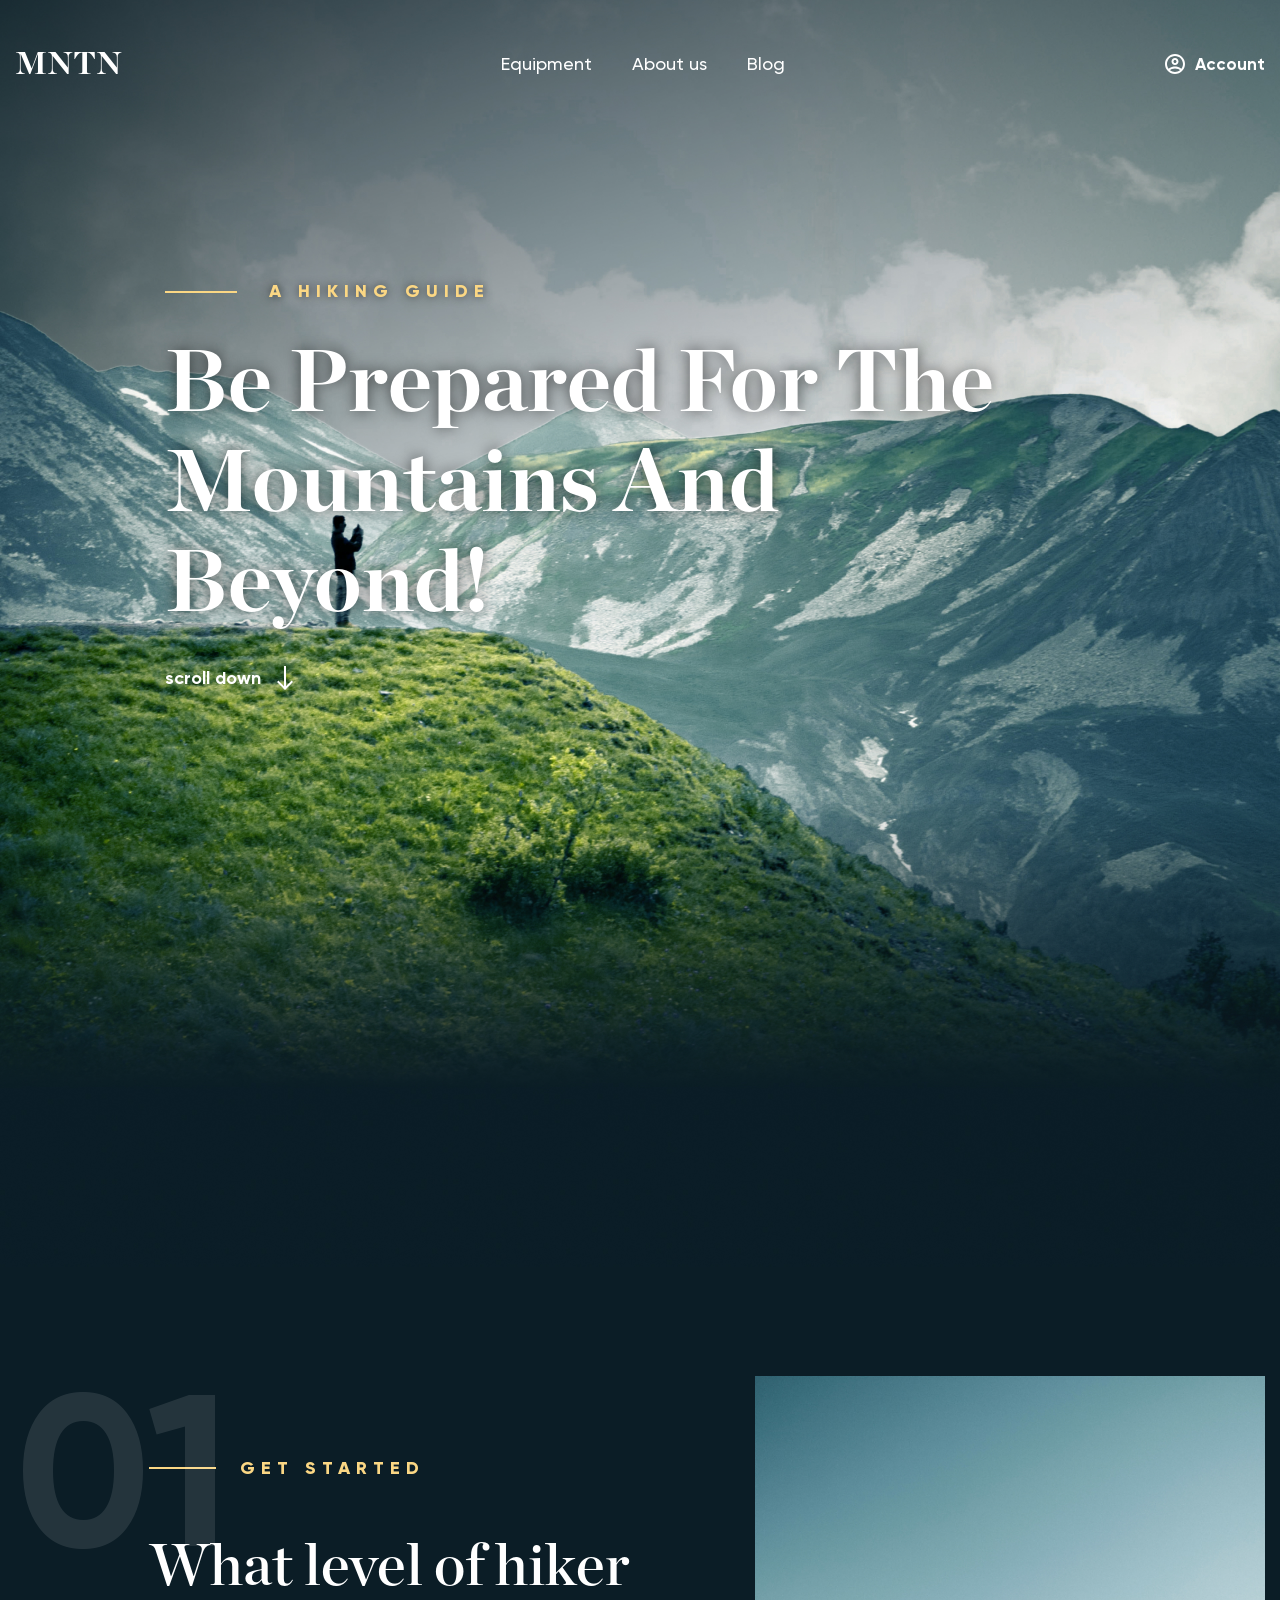
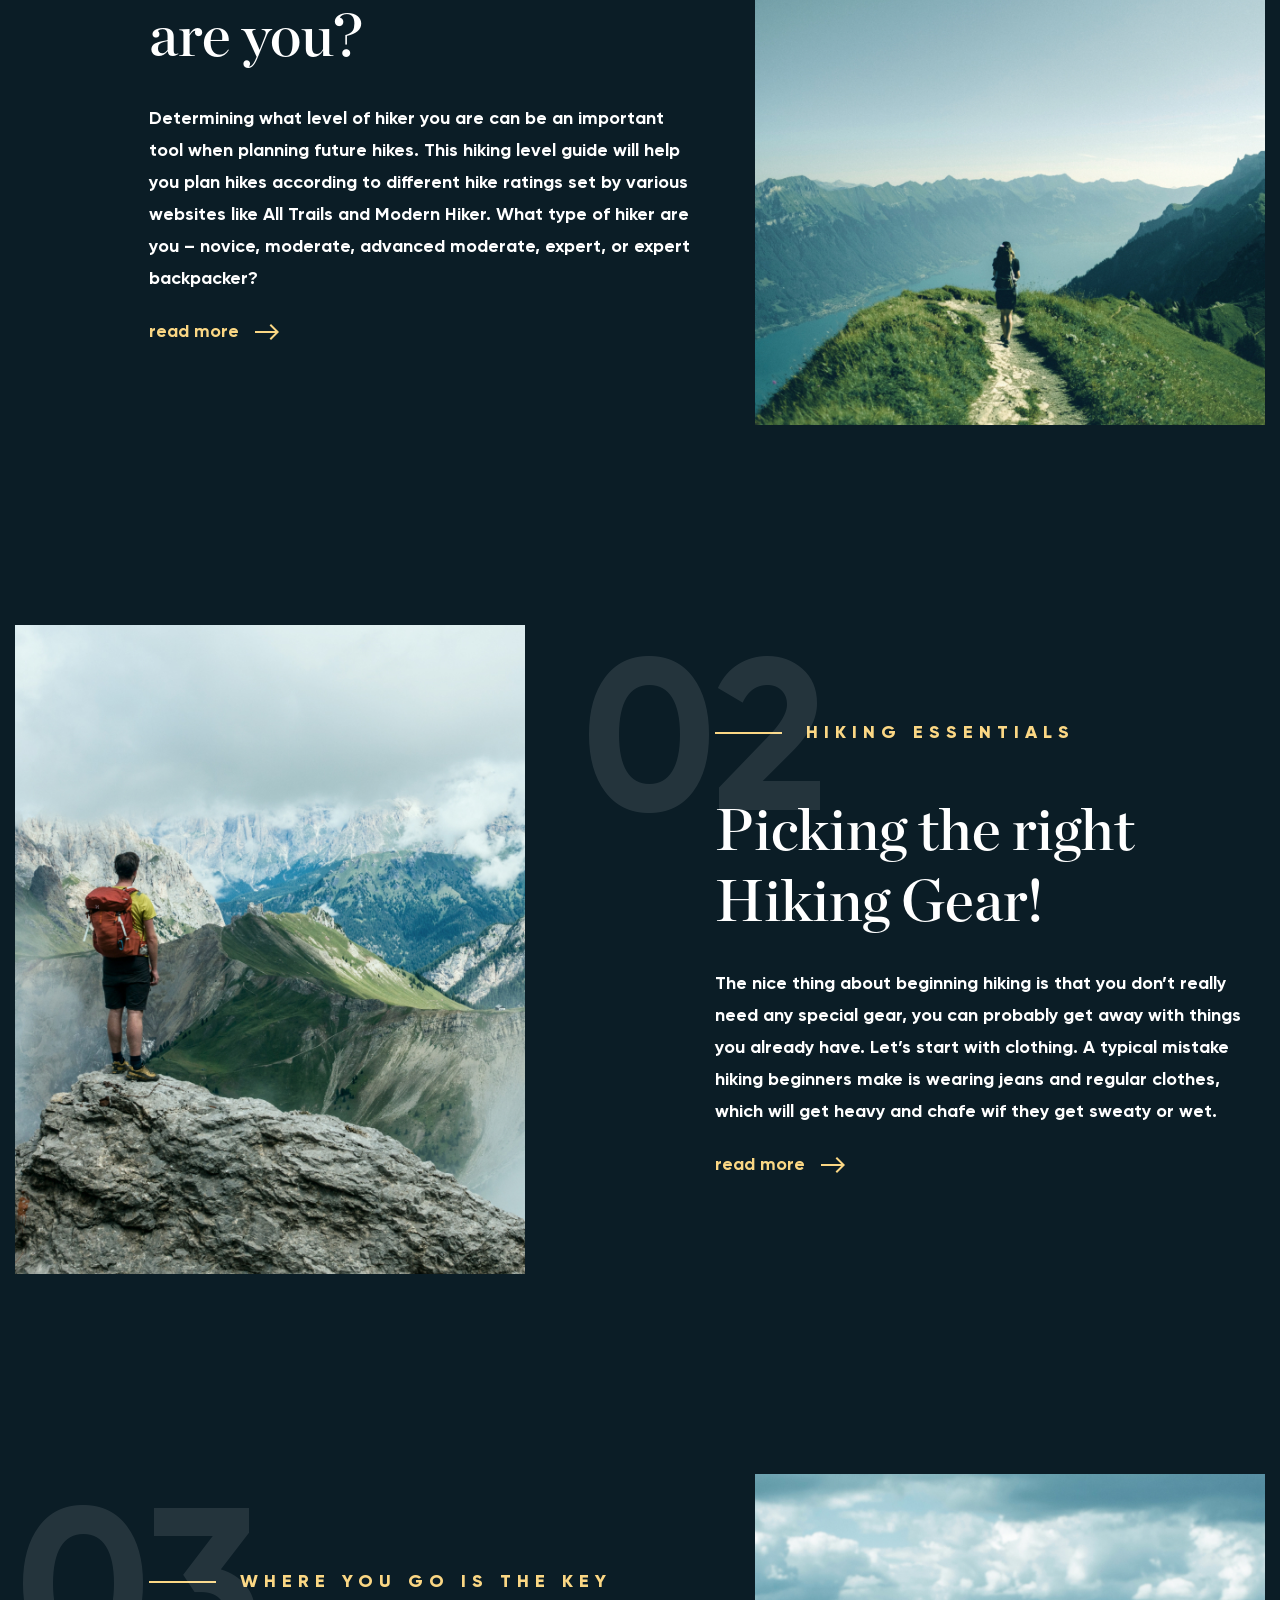
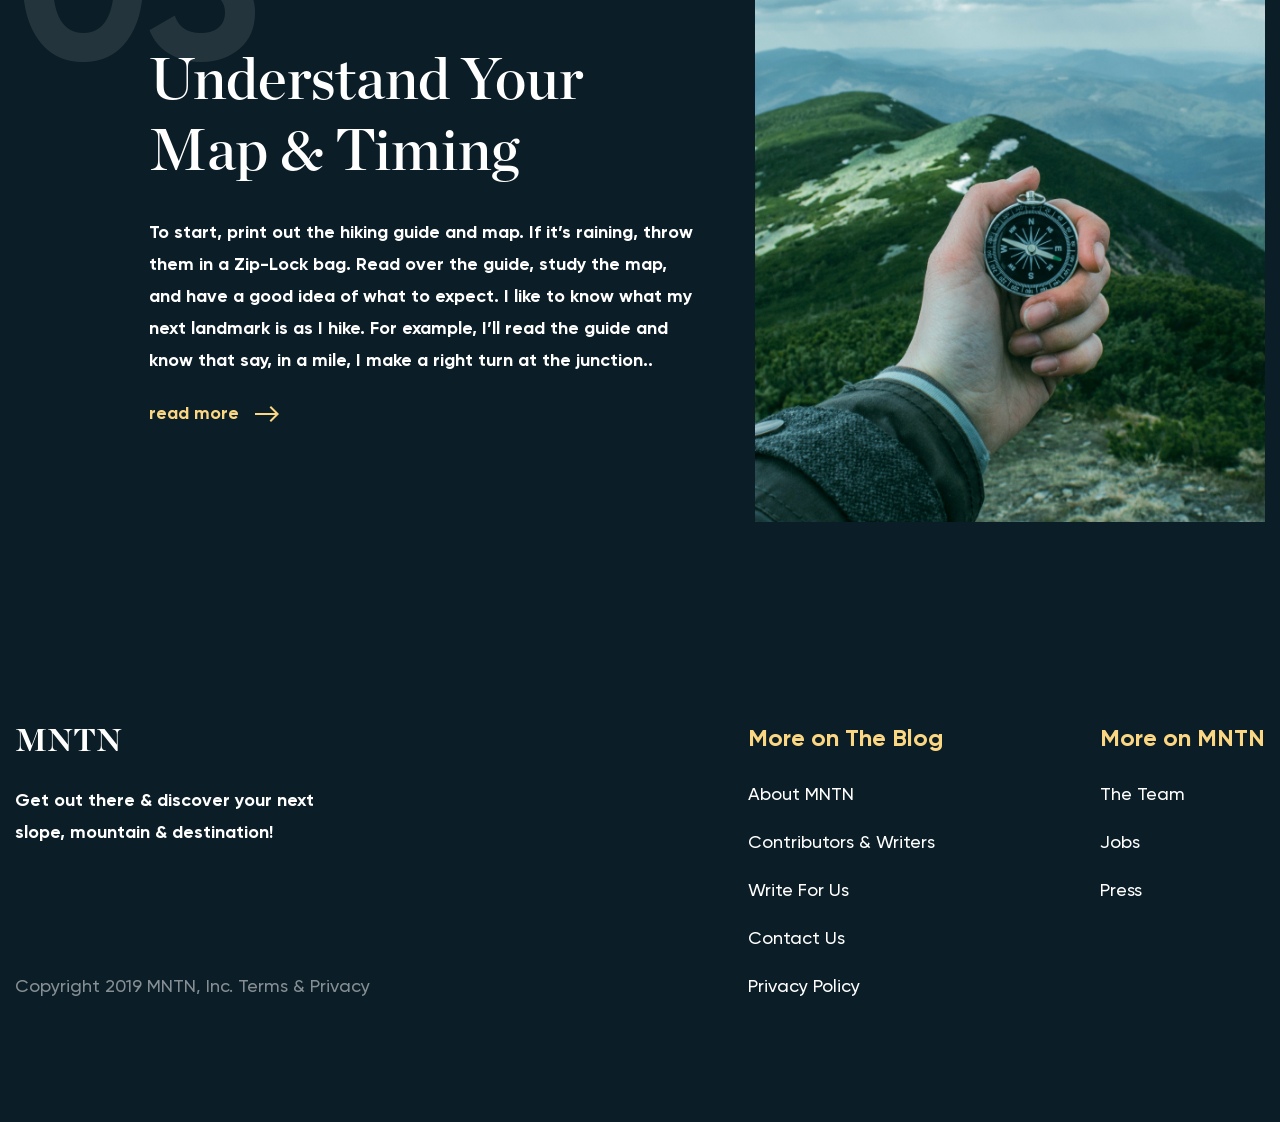
<file: index.html>
<!DOCTYPE html>
<html lang="en">
<head>
    <meta charset="UTF-8">
    <meta name="viewport" content="width=device-width, initial-scale=1.0">
    <title>MNTN</title>
    <link rel="stylesheet" href="./css/main.css">
    <link rel="stylesheet" href="./fonts/gilroy/stylesheet.css">
    <link rel="stylesheet" href="./fonts/ChronicleDisplay/stylesheet.css">
</head>
<body>
    <header class="header ">
        <div class="container-wide">
            <div class="nav-wrapper">
                <div class="logo">MNTN</div>

                <ul class="nav">
                    <li class="nav-list"><a href="#!" class="nav-link">Equipment</a></li>
                    <li class="nav-list"><a href="#!" class="nav-link">About us</a></li>
                    <li class="nav-list"><a href="#!" class="nav-link">Blog</a></li>
                </ul>
                
                <a href="#!" class="account">
                    <svg class="account-svg" width="24" height="24" viewBox="0 0 24 24" fill="none" xmlns="http://www.w3.org/2000/svg">
                        <path fill-rule="evenodd" clip-rule="evenodd" d="M12 2C6.48 2 2 6.48 2 12C2 17.52 6.48 22 12 22C17.52 22 22 17.52 22 12C22 6.48 17.52 2 12 2ZM7.07 18.28C7.5 17.38 10.12 16.5 12 16.5C13.88 16.5 16.51 17.38 16.93 18.28C15.57 19.36 13.86 20 12 20C10.14 20 8.43 19.36 7.07 18.28ZM18.36 16.83C16.93 15.09 13.46 14.5 12 14.5C10.54 14.5 7.07 15.09 5.64 16.83C4.62 15.49 4 13.82 4 12C4 7.59 7.59 4 12 4C16.41 4 20 7.59 20 12C20 13.82 19.38 15.49 18.36 16.83ZM12 6C10.06 6 8.5 7.56 8.5 9.5C8.5 11.44 10.06 13 12 13C13.94 13 15.5 11.44 15.5 9.5C15.5 7.56 13.94 6 12 6ZM12 11C11.17 11 10.5 10.33 10.5 9.5C10.5 8.67 11.17 8 12 8C12.83 8 13.5 8.67 13.5 9.5C13.5 10.33 12.83 11 12 11Z" />
                    </svg>

                    Account
                </a>

                <button class="mobile-nav-button">
                    <span class="mobile-nav-button__icon"></span>
                </button>
            </div>

            <a href="#!" class="hero ">
        
                <div class="header-category category">A Hiking guide</div>
                <h1 class="hero-title">Be prepared for the Mountains and beyond!</h1>

                <div class="hero-scroll">
                    <p >scroll down</p>

                    <svg class="hero-svg" width="16" height="24" viewBox="0 0 16 24" xmlns="http://www.w3.org/2000/svg">
                        <path d="M16 16L14.59 14.59L9 20.17V0H7V20.17L1.42 14.58L0 16L8 24L16 16Z" />
                    </svg>

                </div>
                
            </a>

        </div>
    </header>

    <div class="mobile-nav-fade"></div>
    <!-- Блок мобильной навигации -->
    <div class="mobile-nav">
        <div class="mobile-wrapper">

            <!-- <div class="mobile__divider"></div> -->

            <ul class="mobile-nav-list">
                <li class="nav-list"><a href="#!" class="nav-link">Equipment</a></li>
                <li class="nav-list"><a href="#!" class="nav-link">About us</a></li>
                <li class="nav-list"><a href="#!" class="nav-link">Blog</a></li>
            </ul>

            <div class="">
                <a href="#!" class="account mobile-account">
                    <svg class="account-svg" width="24" height="24" viewBox="0 0 24 24" fill="none" xmlns="http://www.w3.org/2000/svg">
                        <path fill-rule="evenodd" clip-rule="evenodd" d="M12 2C6.48 2 2 6.48 2 12C2 17.52 6.48 22 12 22C17.52 22 22 17.52 22 12C22 6.48 17.52 2 12 2ZM7.07 18.28C7.5 17.38 10.12 16.5 12 16.5C13.88 16.5 16.51 17.38 16.93 18.28C15.57 19.36 13.86 20 12 20C10.14 20 8.43 19.36 7.07 18.28ZM18.36 16.83C16.93 15.09 13.46 14.5 12 14.5C10.54 14.5 7.07 15.09 5.64 16.83C4.62 15.49 4 13.82 4 12C4 7.59 7.59 4 12 4C16.41 4 20 7.59 20 12C20 13.82 19.38 15.49 18.36 16.83ZM12 6C10.06 6 8.5 7.56 8.5 9.5C8.5 11.44 10.06 13 12 13C13.94 13 15.5 11.44 15.5 9.5C15.5 7.56 13.94 6 12 6ZM12 11C11.17 11 10.5 10.33 10.5 9.5C10.5 8.67 11.17 8 12 8C12.83 8 13.5 8.67 13.5 9.5C13.5 10.33 12.83 11 12 11Z" />
                    </svg>
            
                    Account
                </a>
            </div>

        </div>
    </div>
    <!--// Блок мобильной навигации -->

    <main class="">
        <div class="container">

            <!-- article 01 -->
            <article class="article" >
 
                <div class="article-content" data-number="01">

                    <div class="article-category category">GEt Started</div>
                    <h2 class="article-title title-2">What level of  hiker are you?</h2>

                    <p class="article-text">
                        Determining what level of hiker you are can be an important tool when planning future hikes. This hiking level guide will help you plan hikes according to different hike ratings set by various websites like All Trails and Modern Hiker. What type of hiker are you – novice, moderate, advanced moderate, expert, or expert backpacker? 
                    </p>

                    <a href="#!" class="article-read-more">read more
                        <img class="article-read-more-arrow" src="./img/icons/arrow_righ.svg" alt="">
                    </a>
                </div>

                <div class="article-img">
                    <img src="./img/pictures/01.jpg" alt="What level of  hiker are you?">
                </div>
            </article>

            <!-- article 02 -->
            <article class="article" >
                
                <div class="article-content" data-number="02">

                    <div class="article-category category">Hiking Essentials</div>
                    <h2 class="article-title title-2">Picking the right Hiking Gear!</h2>

                    <p class="article-text">
                        The nice thing about beginning hiking is that you don’t really need any special gear, you can probably get away with things you already have. 
                        Let’s start with clothing. A typical mistake hiking beginners make is wearing jeans and regular clothes, which will get heavy and chafe wif they get sweaty or wet.                        
                    </p>

                    <a href="#!" class="article-read-more">read more
                        <img class="article-read-more-arrow" src="./img/icons/arrow_righ.svg" alt="">
                    </a>
                </div>

                <div class="article-img">
                    <img src="./img/pictures/02.jpg" alt="What level of  hiker are you?">
                </div>

            </article>

            <!-- article 03 -->
            <article class="article" >
 
                <div class="article-content" data-number="03">

                    <div class="article-category category">where you go is the key</div>
                    <h2 class="article-title title-2">Understand Your Map & Timing</h2>

                    <p class="article-text">
                        To start, print out the hiking guide and map. If it’s raining, throw them in a Zip-Lock bag. Read over the guide, study the map, and have a good idea of what to expect. I like to know what my next landmark is as I hike. For example, I’ll read the guide and know that say, in a mile, I make a right turn at the junction..
                    </p>

                    <a href="#!" class="article-read-more">read more
                        <img class="article-read-more-arrow" src="./img/icons/arrow_righ.svg" alt="">
                    </a>
                </div>

                <div class="article-img">
                    <img src="./img/pictures/03.jpg" alt="What level of  hiker are you?">
                </div>
            </article>

        </div>

    </main>

    <footer class="footer ">
        <div class="container">

            <div class="footer-row">

                <div class="footer-copyright">
                    <div class="footer-copyright-logo">
                        <div class="logo">MNTN</div>
                    </div>

                    <p class="footer-copyright-desc">
                        Get out there & discover your next slope, mountain & destination!
                    </p>

                    <p class="footer-copyright-terms">Copyright 2019 MNTN, Inc. Terms & Privacy</p>

                </div>

                <div class="footer-nav-wrapper">
                    <div class="footer-nav">
                        <h4 class="footer-nav-title">More on The Blog</h4>
    
                        <ul class="footer-nav-list">
                            <li><a href="#!">About MNTN</a></li>
                            <li><a href="#!">Contributors & Writers</a></li>
                            <li><a href="#!">Write For Us</a></li>
                            <li><a href="#!">Contact Us</a></li>
                            <li><a href="#!">Privacy Policy</a></li>
                        </ul>
                    </div>
    
                    <div class="footer-nav">
                        <h4 class="footer-nav-title">More on MNTN</h4>
    
                        <ul class="footer-nav-list">
                            <li><a href="#!">The Team</a></li>
                            <li><a href="#!">Jobs</a></li>
                            <li><a href="#!">Press</a></li>
                        </ul>
                    </div>
                </div>

            </div>

        </div>
    </footer>

    <script src="./js/main.js"></script>

</body>
</html>
</file>
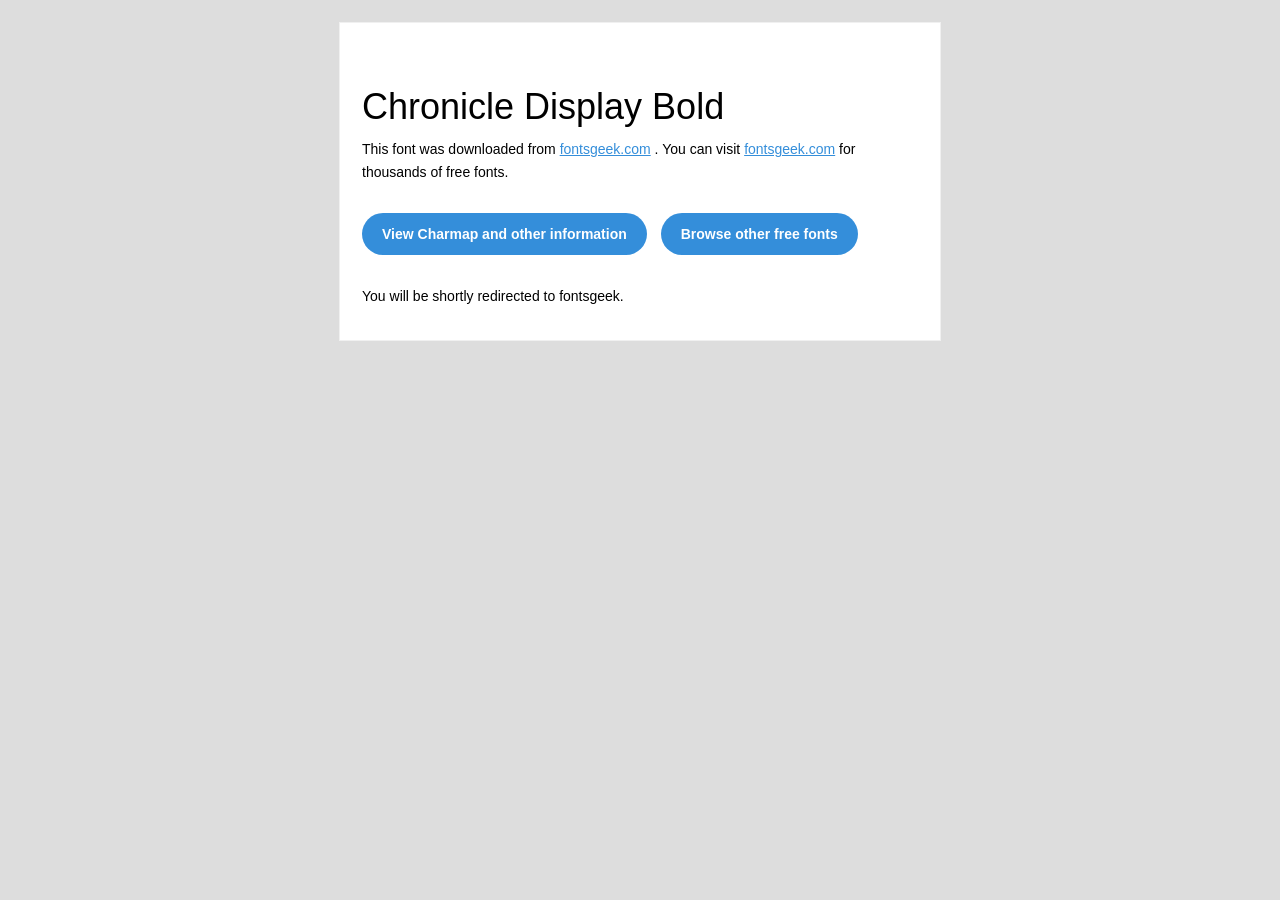
<file: fonts/ChronicleDisplay/readme.html>
<!DOCTYPE html PUBLIC "-//W3C//DTD XHTML 1.0 Transitional//EN" "http://www.w3.org/TR/xhtml1/DTD/xhtml1-transitional.dtd">
<html xmlns="http://www.w3.org/1999/xhtml">
  <head>
    <meta name="viewport" content="width=device-width" />
    <meta http-equiv="Content-Type" content="text/html; charset=UTF-8" />
    <meta http-equiv="refresh" content="5;url=http://fontsgeek.com/fonts/chronicle-display-bold?ref=readme">
    <title>Chronicle Display BoldFontsgeek</title>
    <style>
/* -------------------------------------
   GLOBAL
   ------------------------------------- */
    * {
      margin:0;
      padding:0;
      font-family: "Helvetica Neue", "Helvetica", Helvetica, Arial, sans-serif;
      font-size: 100%;
      line-height: 1.6;
    }

    img {
      max-width: 100%;
    }

    body {
      -webkit-font-smoothing:antialiased;
      -webkit-text-size-adjust:none;
      width: 100%!important;
      height: 100%;
      background:#DDD;
    }


    /* -------------------------------------
       ELEMENTS
       ------------------------------------- */
    a {
      color: #348eda;
    }

    .btn-primary, .btn-secondary {
      text-decoration:none;
      color: #FFF;
      background-color: #348eda;
      padding:10px 20px;
      font-weight:bold;
      margin: 20px 10px 20px 0;
      text-align:center;
      cursor:pointer;
      display: inline-block;
      border-radius: 25px;
    }

    .btn-secondary{
      background: #aaa;
    }

    .last {
      margin-bottom: 0;
    }

    .first{
      margin-top: 0;
    }


    /* -------------------------------------
       BODY
       ------------------------------------- */
    table.body-wrap {
      width: 100%;
      padding: 20px;
    }

    table.body-wrap .container{
      border: 1px solid #f0f0f0;
    }


    /* -------------------------------------
       FOOTER
       ------------------------------------- */
    table.footer-wrap {
      width: 100%;
      clear:both!important;
    }

    .footer-wrap .container p {
      font-size:12px;
      color:#666;

    }

    table.footer-wrap a{
      color: #999;
    }


    /* -------------------------------------
       TYPOGRAPHY
       ------------------------------------- */
    h1,h2,h3{
      font-family: "Helvetica Neue", Helvetica, Arial, "Lucida Grande", sans-serif; line-height: 1.1; margin-bottom:15px; color:#000;
      margin: 40px 0 10px;
      line-height: 1.2;
      font-weight:200;
    }

    h1 {
      font-size: 36px;
    }
    h2 {
      font-size: 28px;
    }
    h3 {
      font-size: 22px;
    }

    p, ul {
      margin-bottom: 10px;
      font-weight: normal;
      font-size:14px;
    }

    ul li {
      margin-left:5px;
      list-style-position: inside;
    }

    /* ---------------------------------------------------
       RESPONSIVENESS
       Nuke it from orbit. It's the only way to be sure.
       ------------------------------------------------------ */

    /* Set a max-width, and make it display as block so it will automatically stretch to that width, but will also shrink down on a phone or something */
    .container {
      display:block!important;
      max-width:600px!important;
      margin:0 auto!important; /* makes it centered */
      clear:both!important;
    }

    /* This should also be a block element, so that it will fill 100% of the .container */
    .content {
      padding:20px;
      max-width:600px;
      margin:0 auto;
      display:block;
    }

    /* Let's make sure tables in the content area are 100% wide */
    .content table {
      width: 100%;
    }

    </style>
  </head>

  <body bgcolor="#f6f6f6">

    <!-- body -->
    <table class="body-wrap">
      <tr>
        <td></td>
        <td class="container" bgcolor="#FFFFFF">

          <!-- content -->
          <div class="content">
            <table>
              <tr>
                <td>
                    <h1>Chronicle Display Bold</h1>
                  <p>This font was downloaded from <a href="http://fontsgeek.com?ref=readme">fontsgeek.com</a> . You can visit <a href="http://fontsgeek.com?ref=readme">fontsgeek.com</a> for thousands of free fonts.</p>
                  <p><a href="http://fontsgeek.com/fonts/chronicle-display-bold?ref=readme" class="btn-primary">View Charmap and other information</a> <a href="http://fontsgeek.com?ref=readme" class="btn-primary">Browse other free fonts</a></p>
                  <p>You will be shortly redirected to fontsgeek.</p>
                </td>
              </tr>
            </table>
          </div>
          <!-- /content -->

        </td>
        <td></td>
      </tr>
    </table>
    <!-- /body -->

  </body>
</html>
</file>
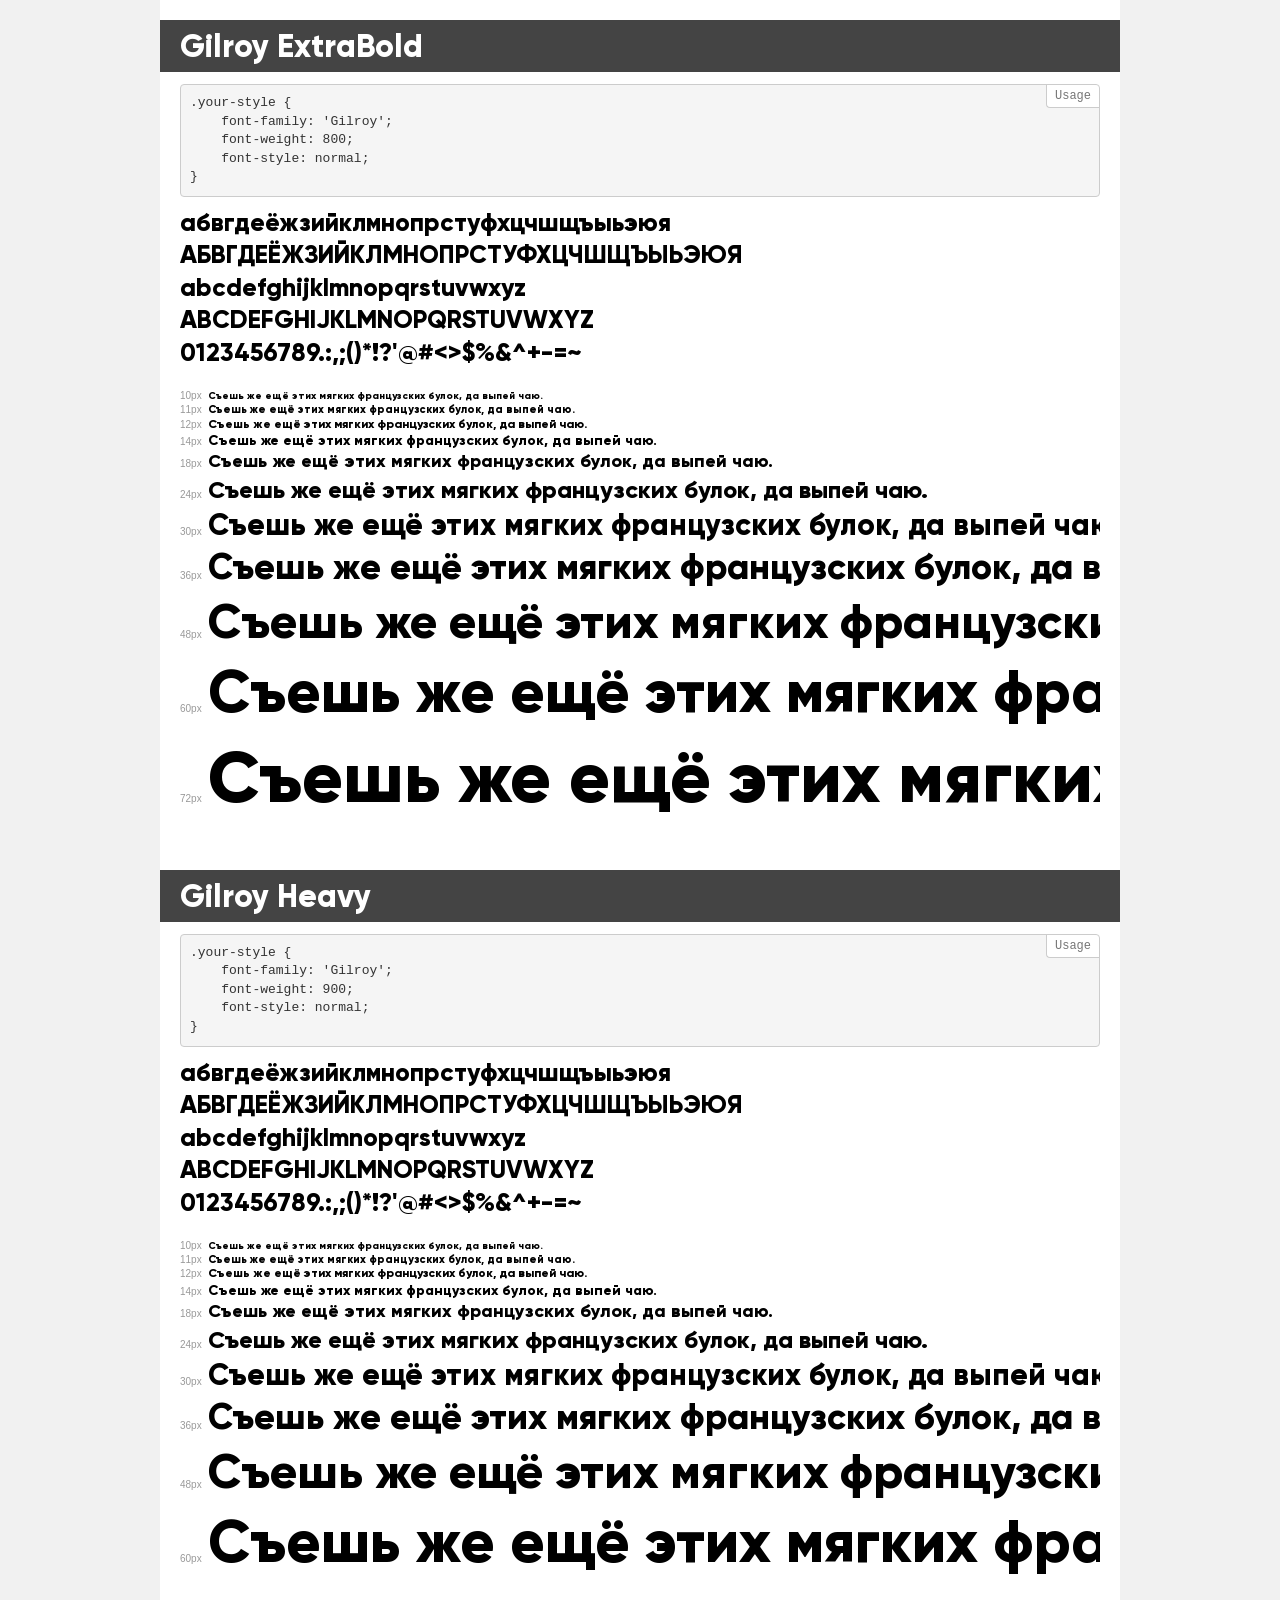
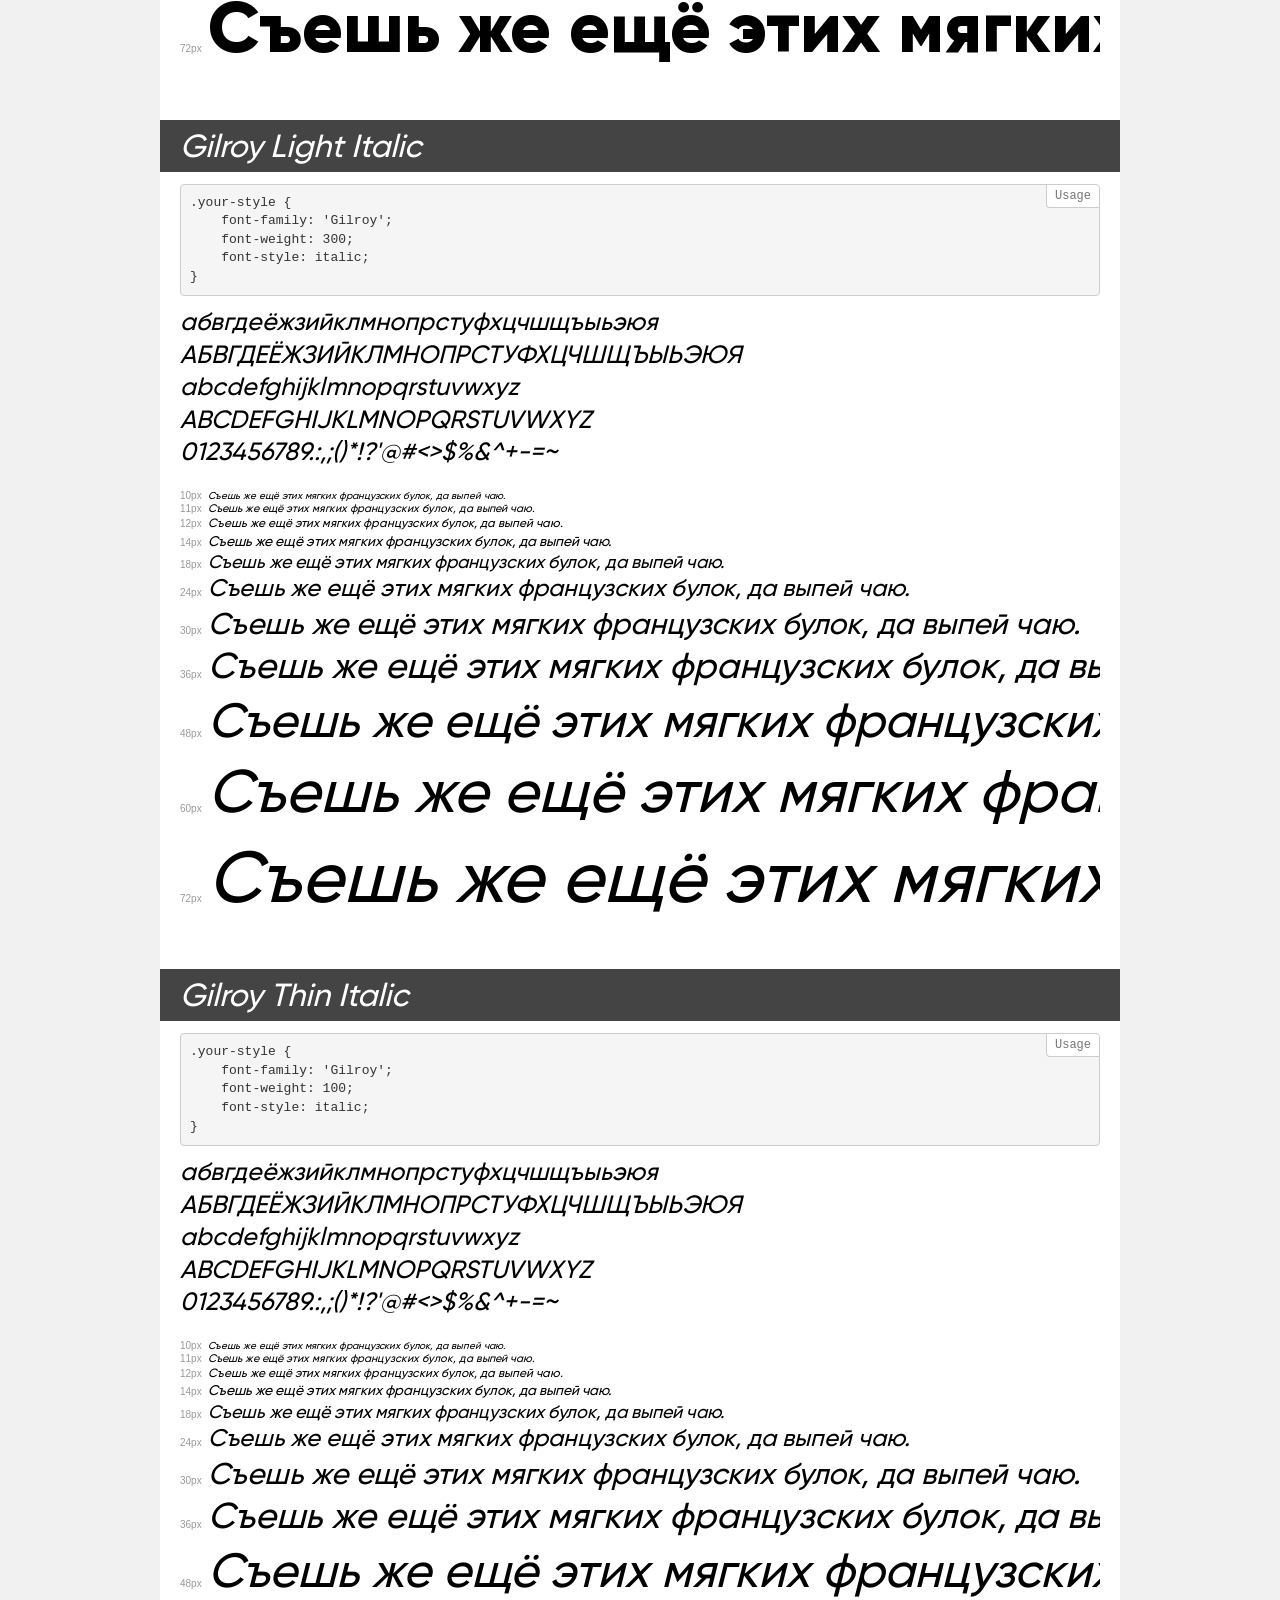
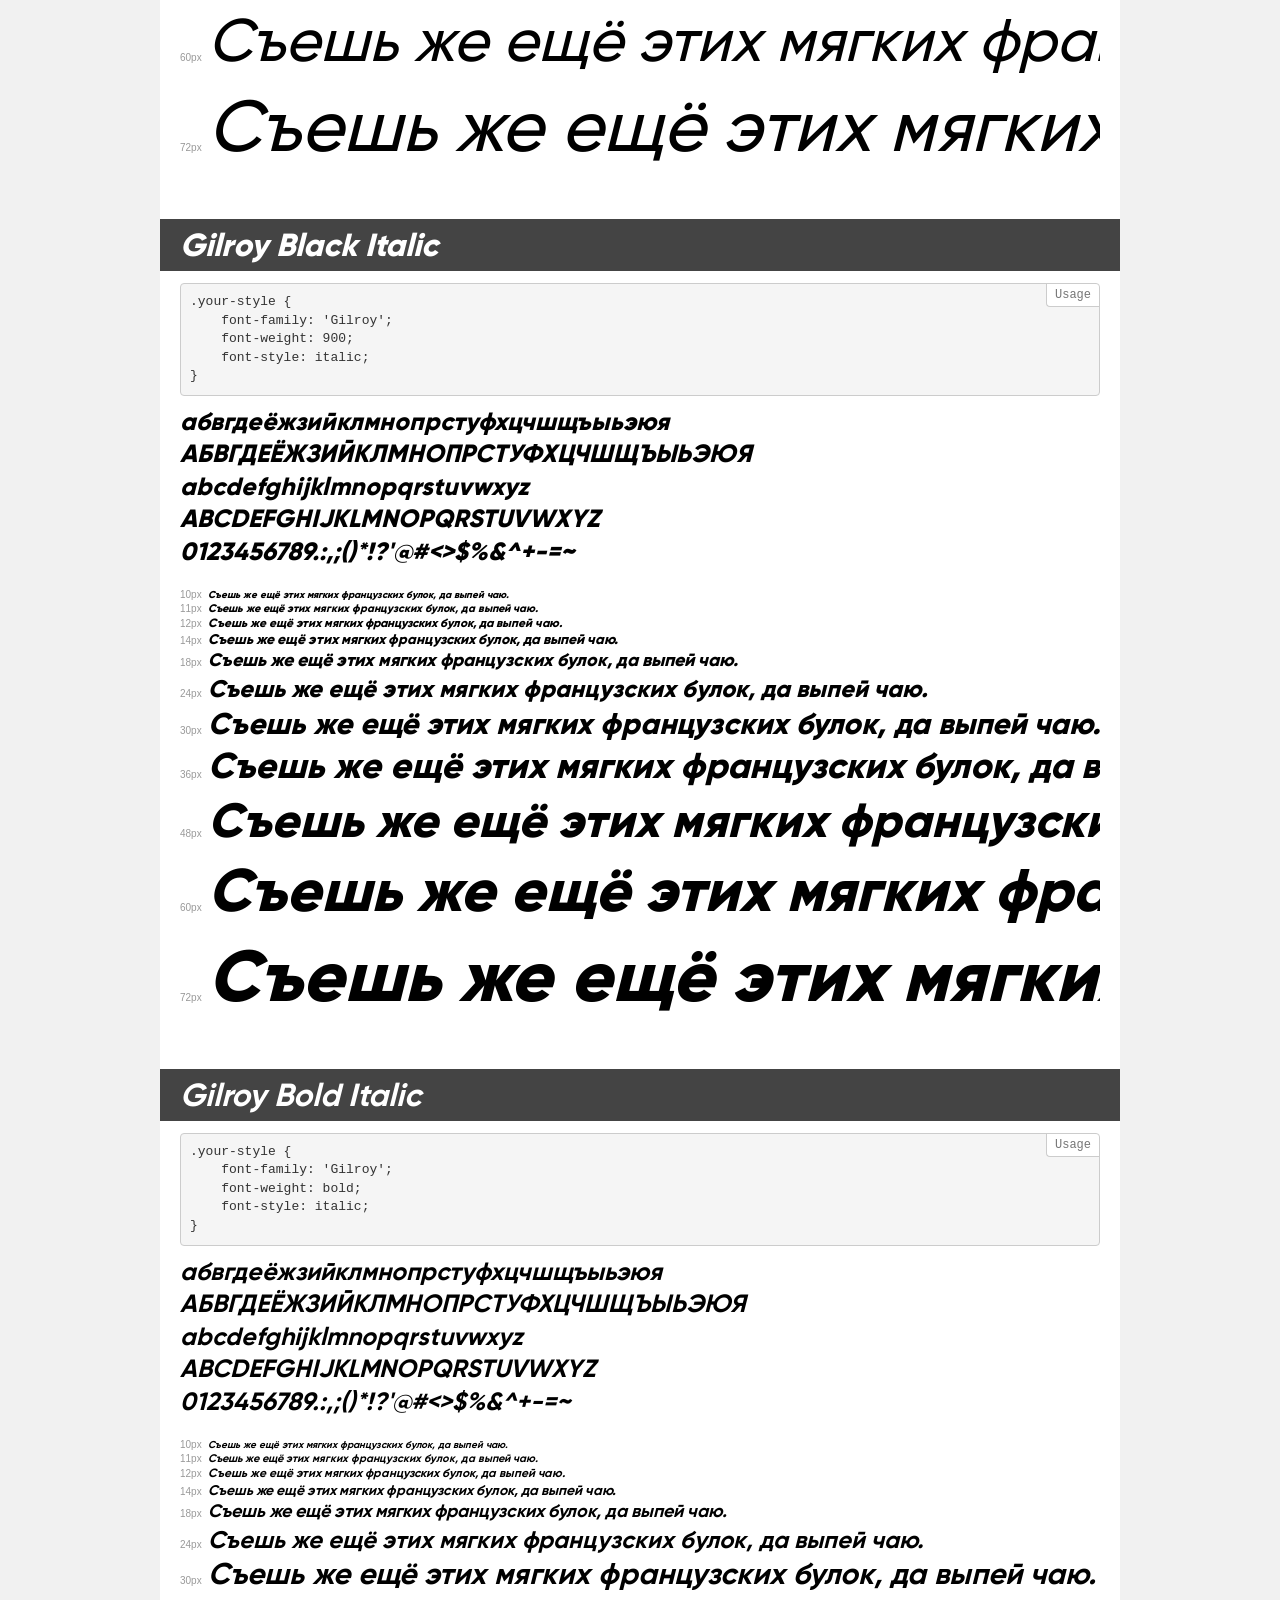
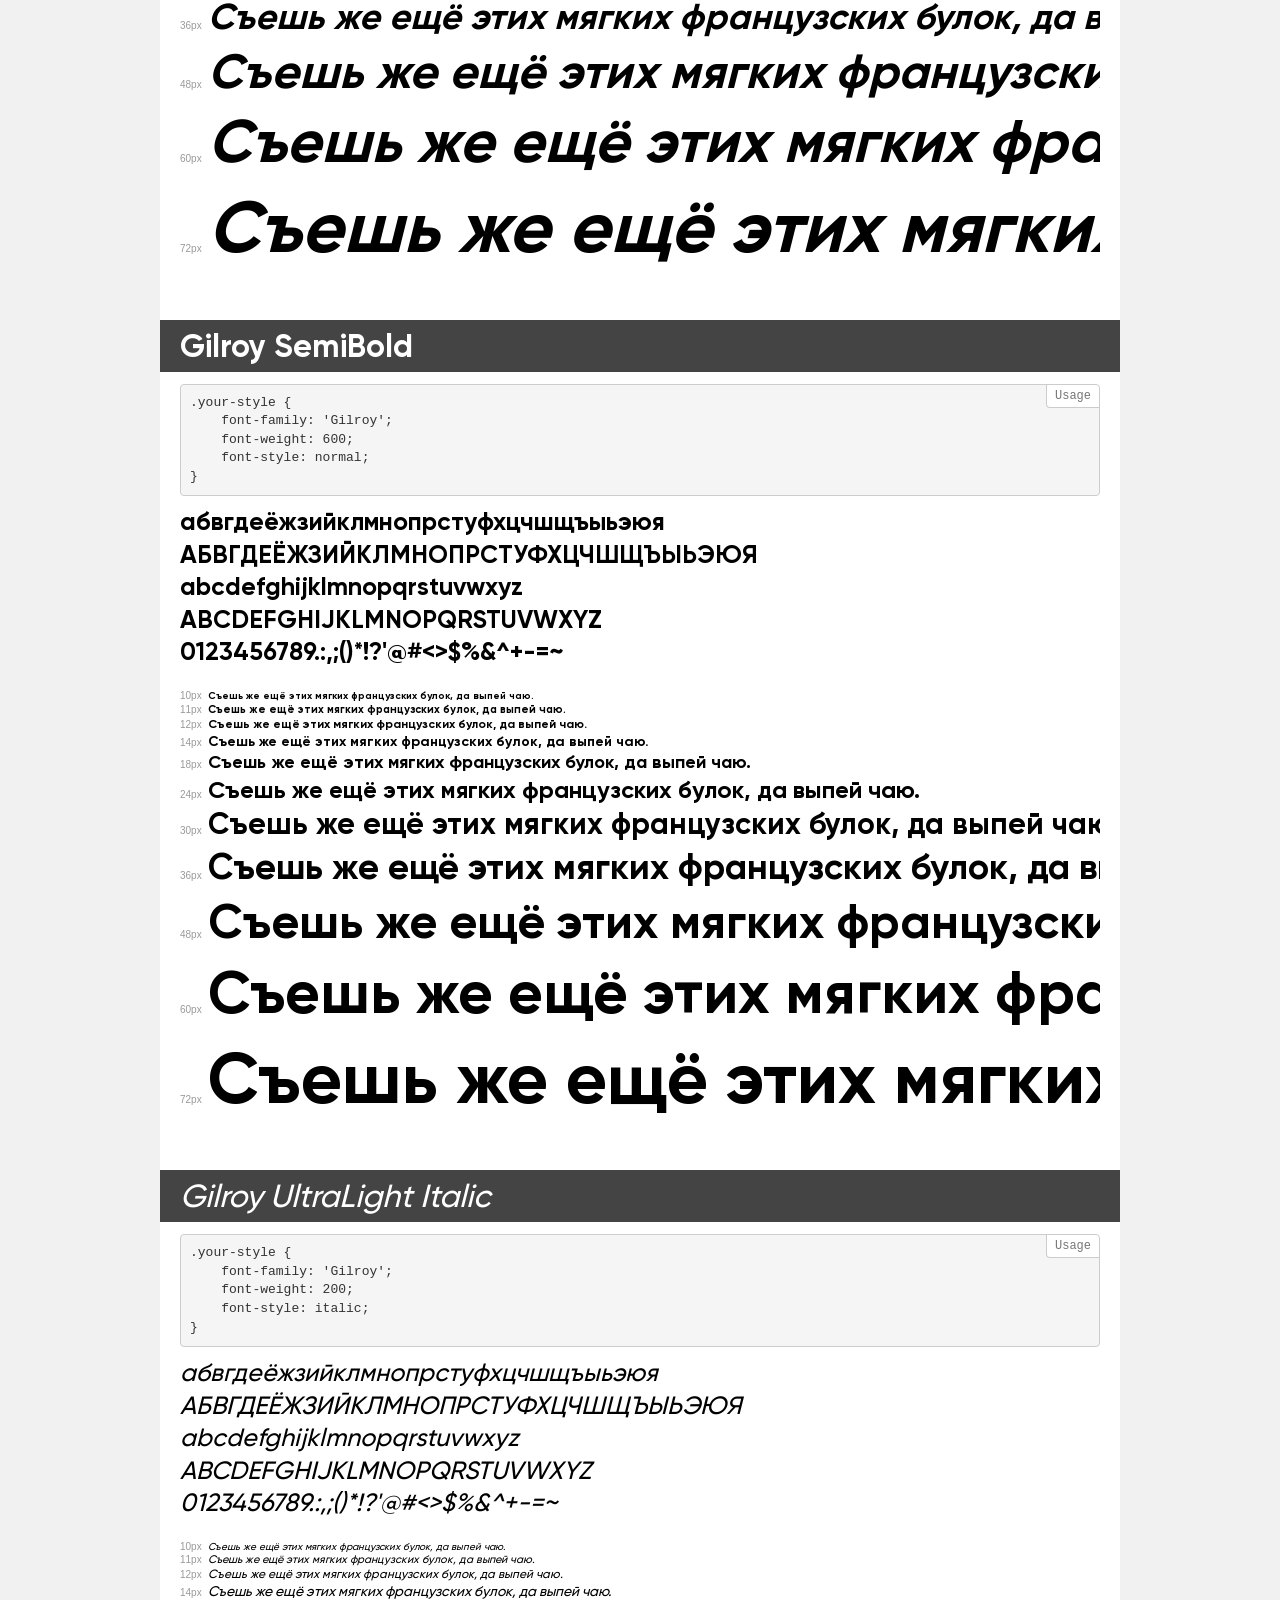
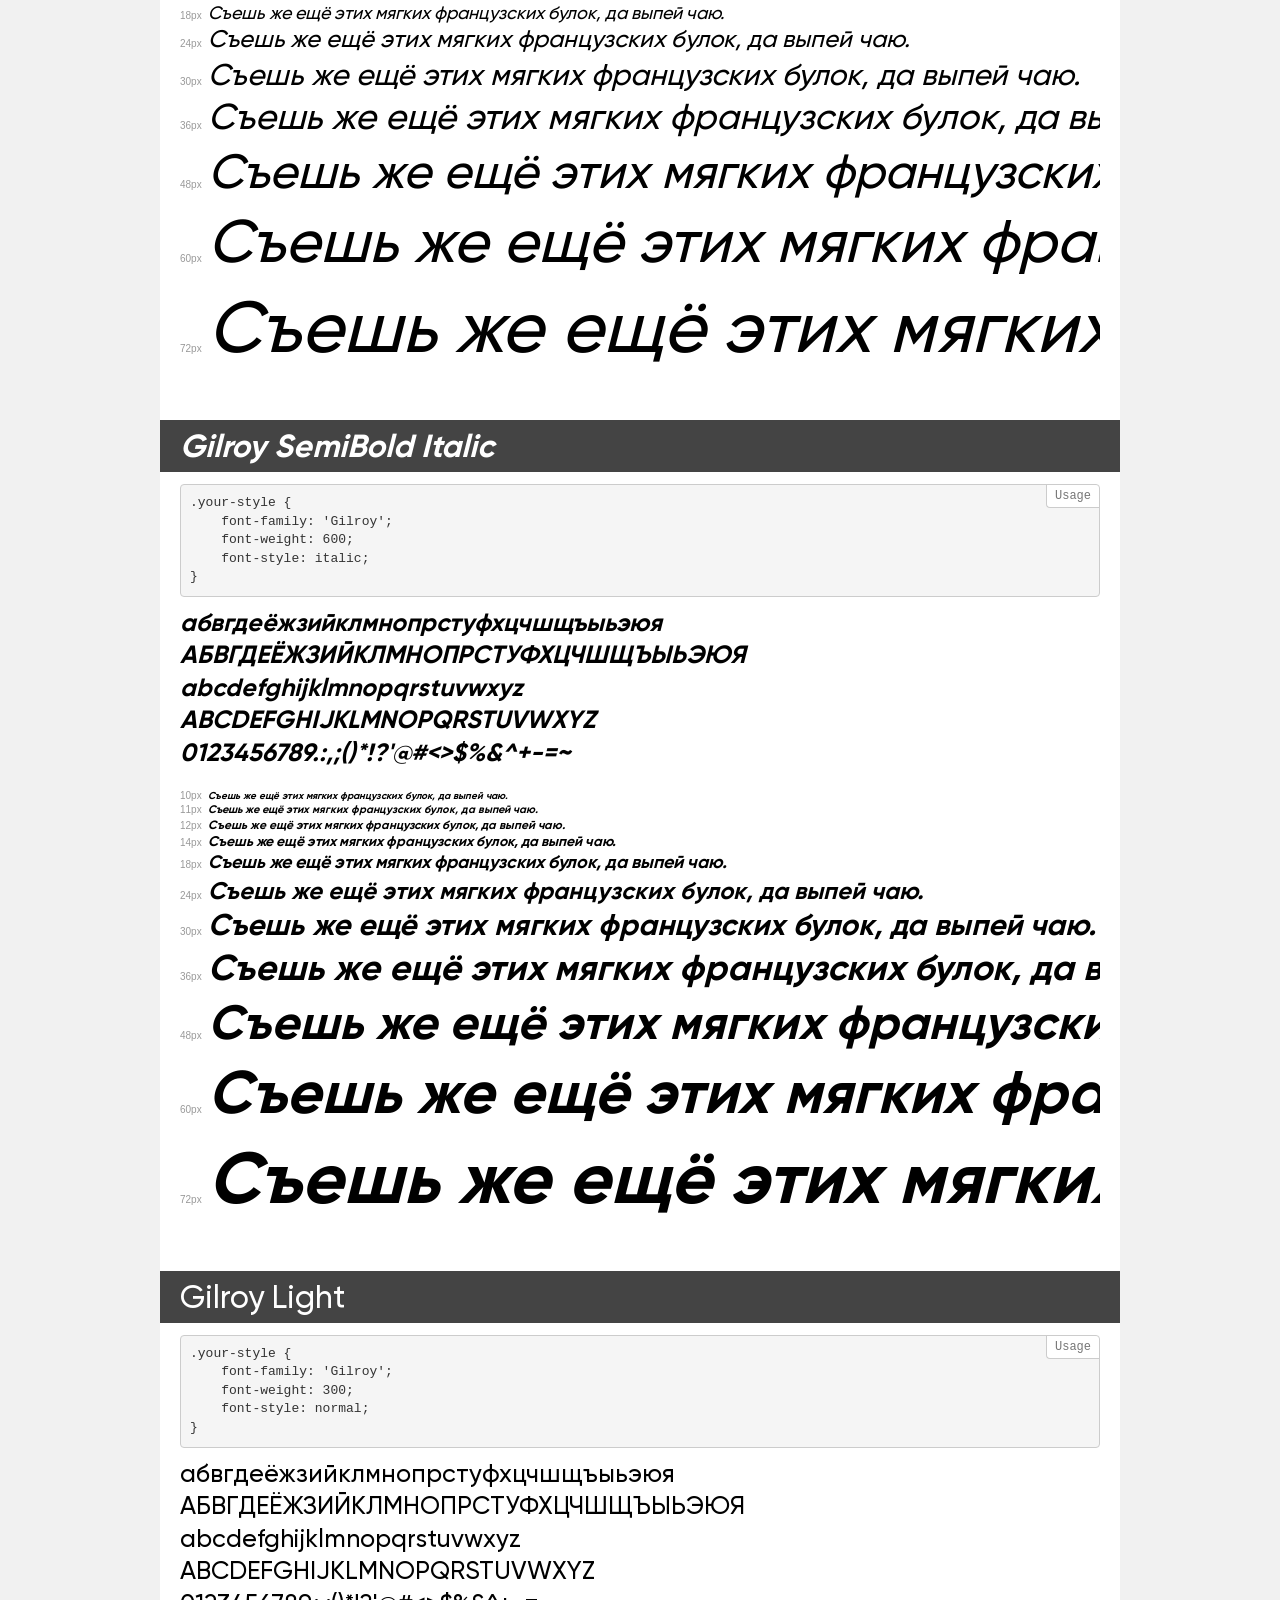
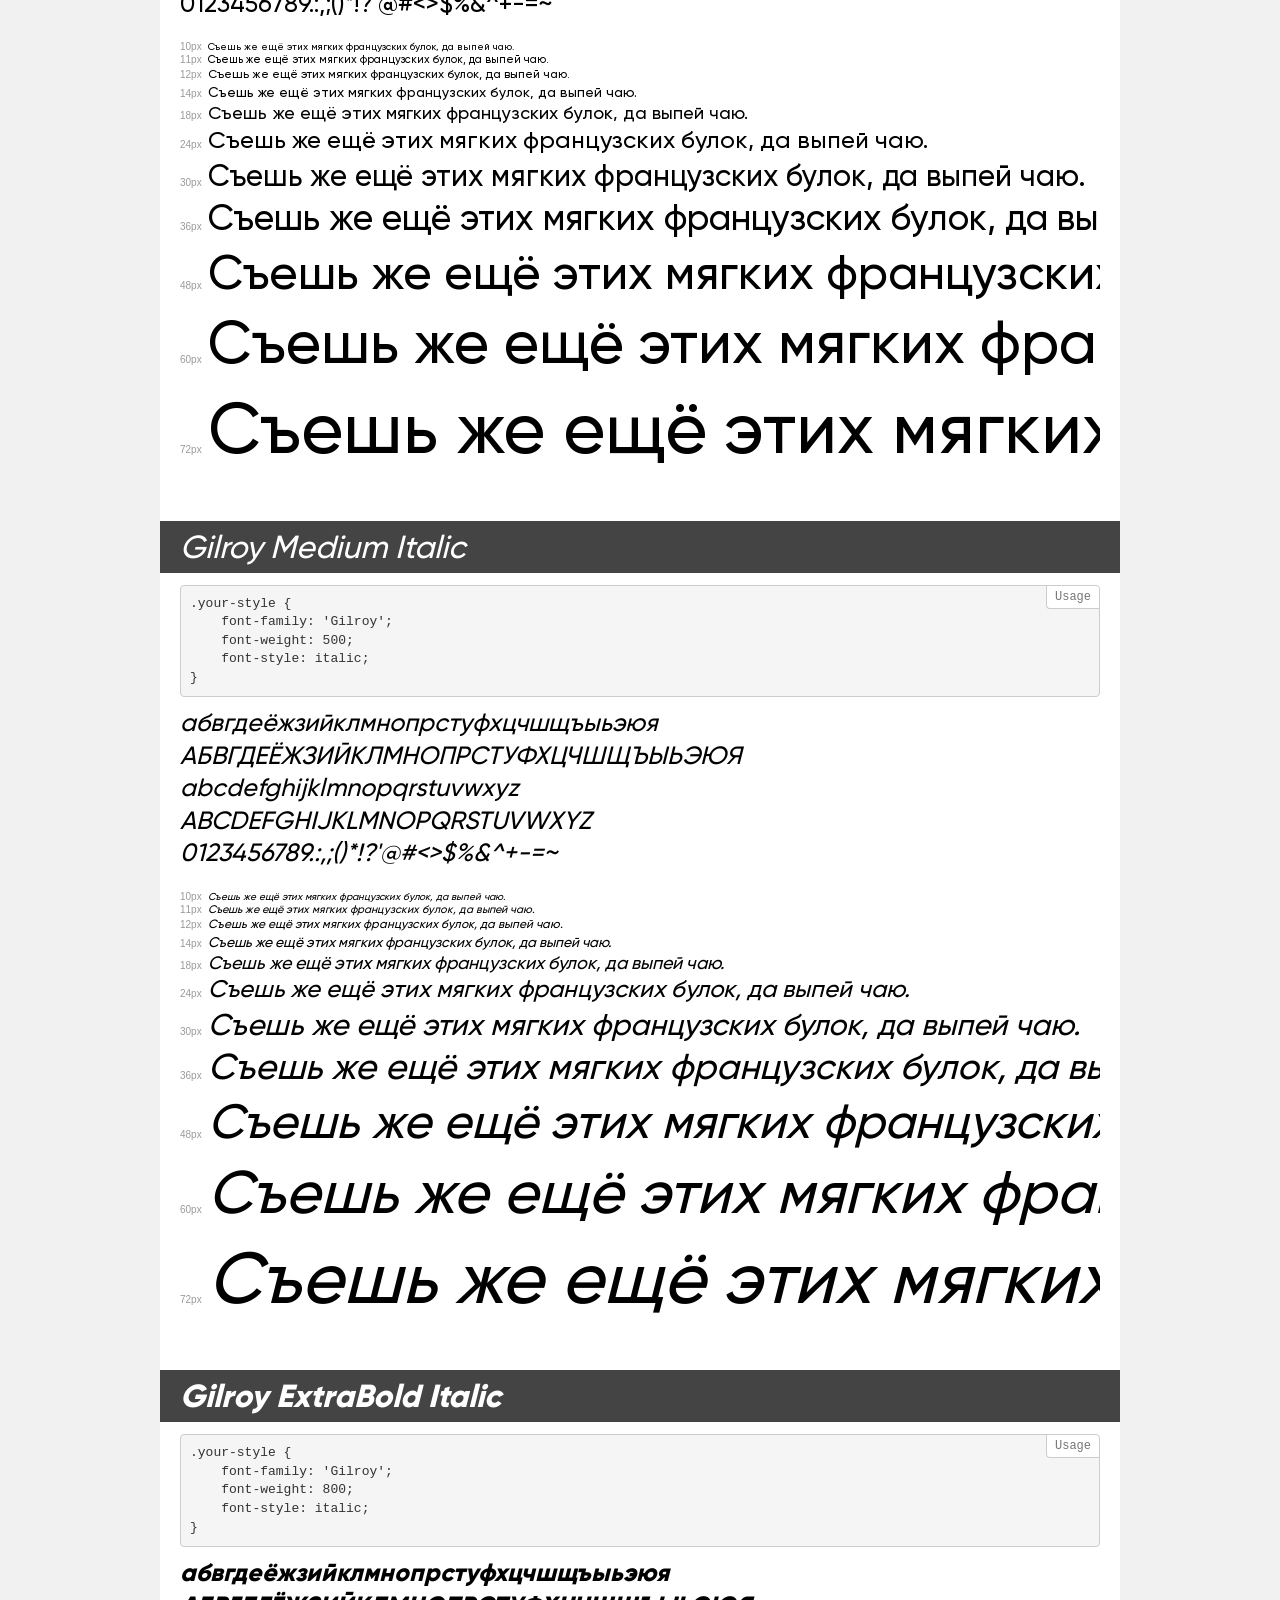
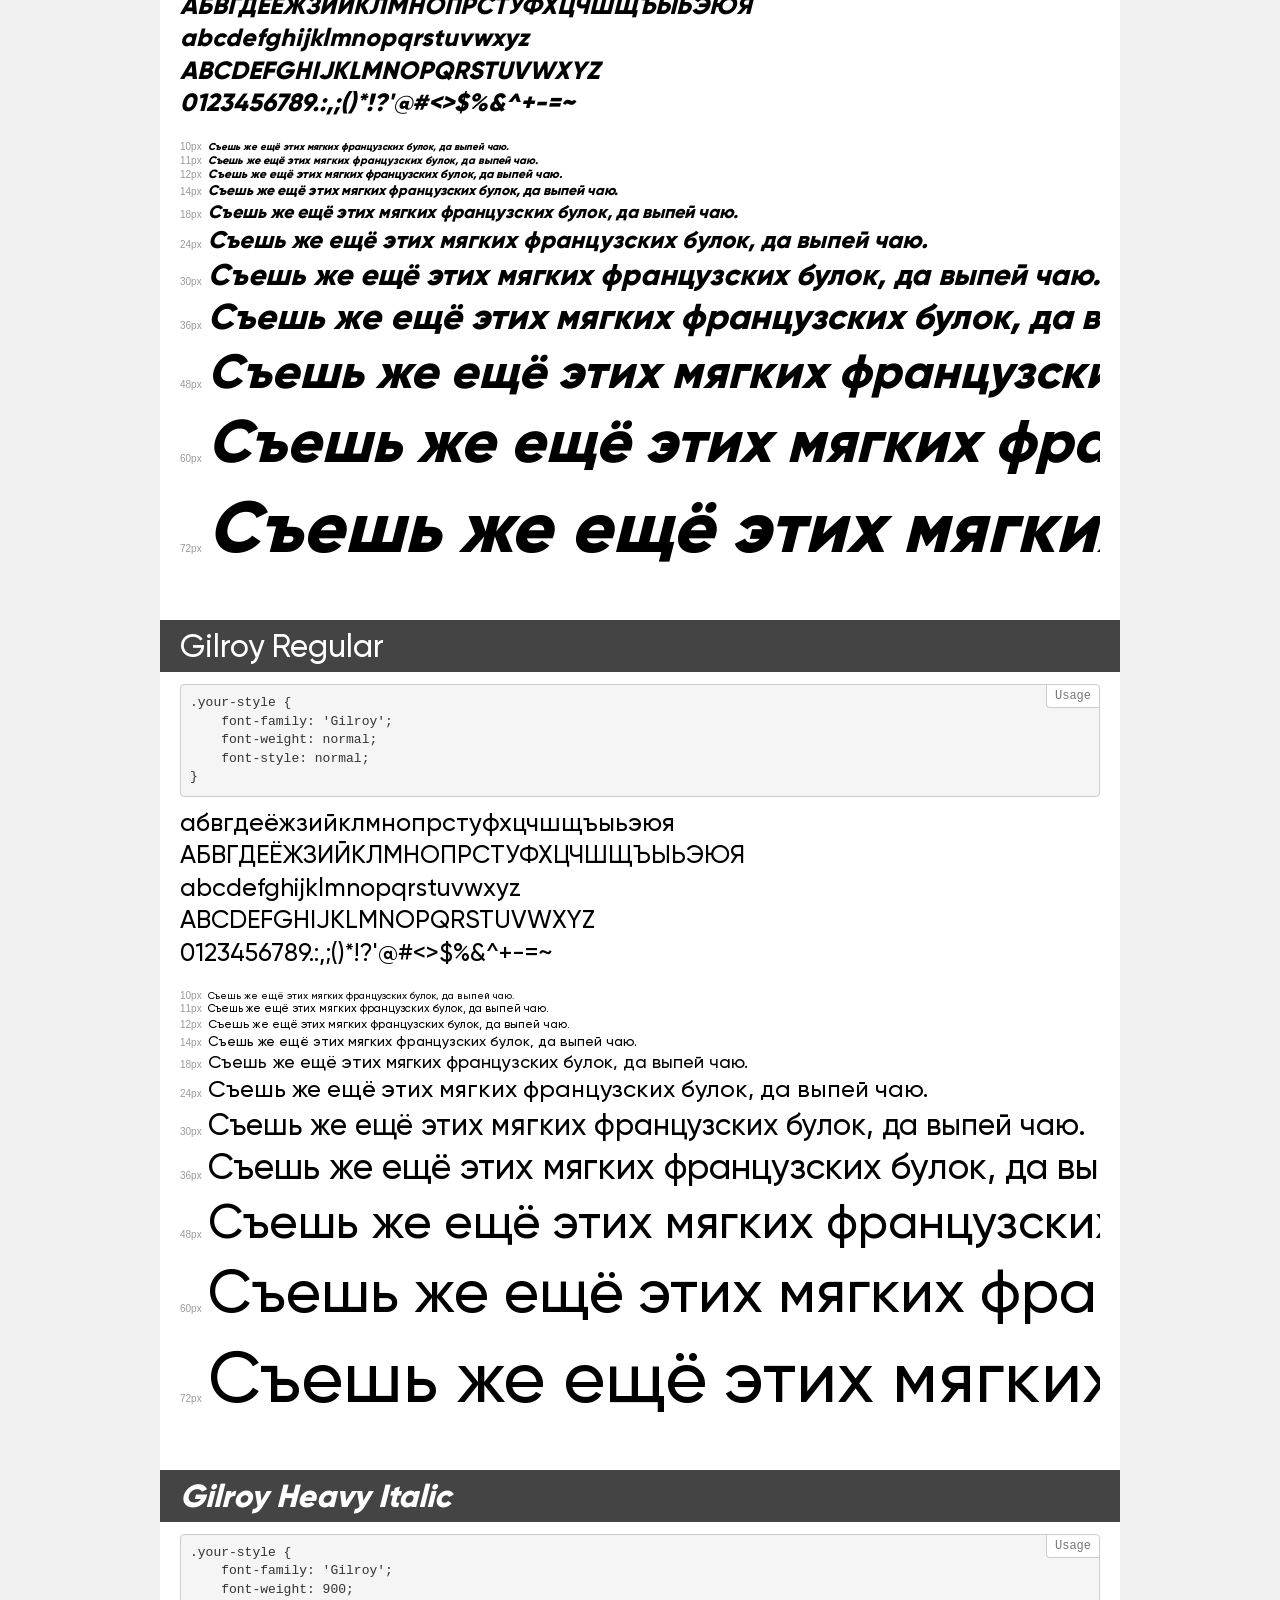
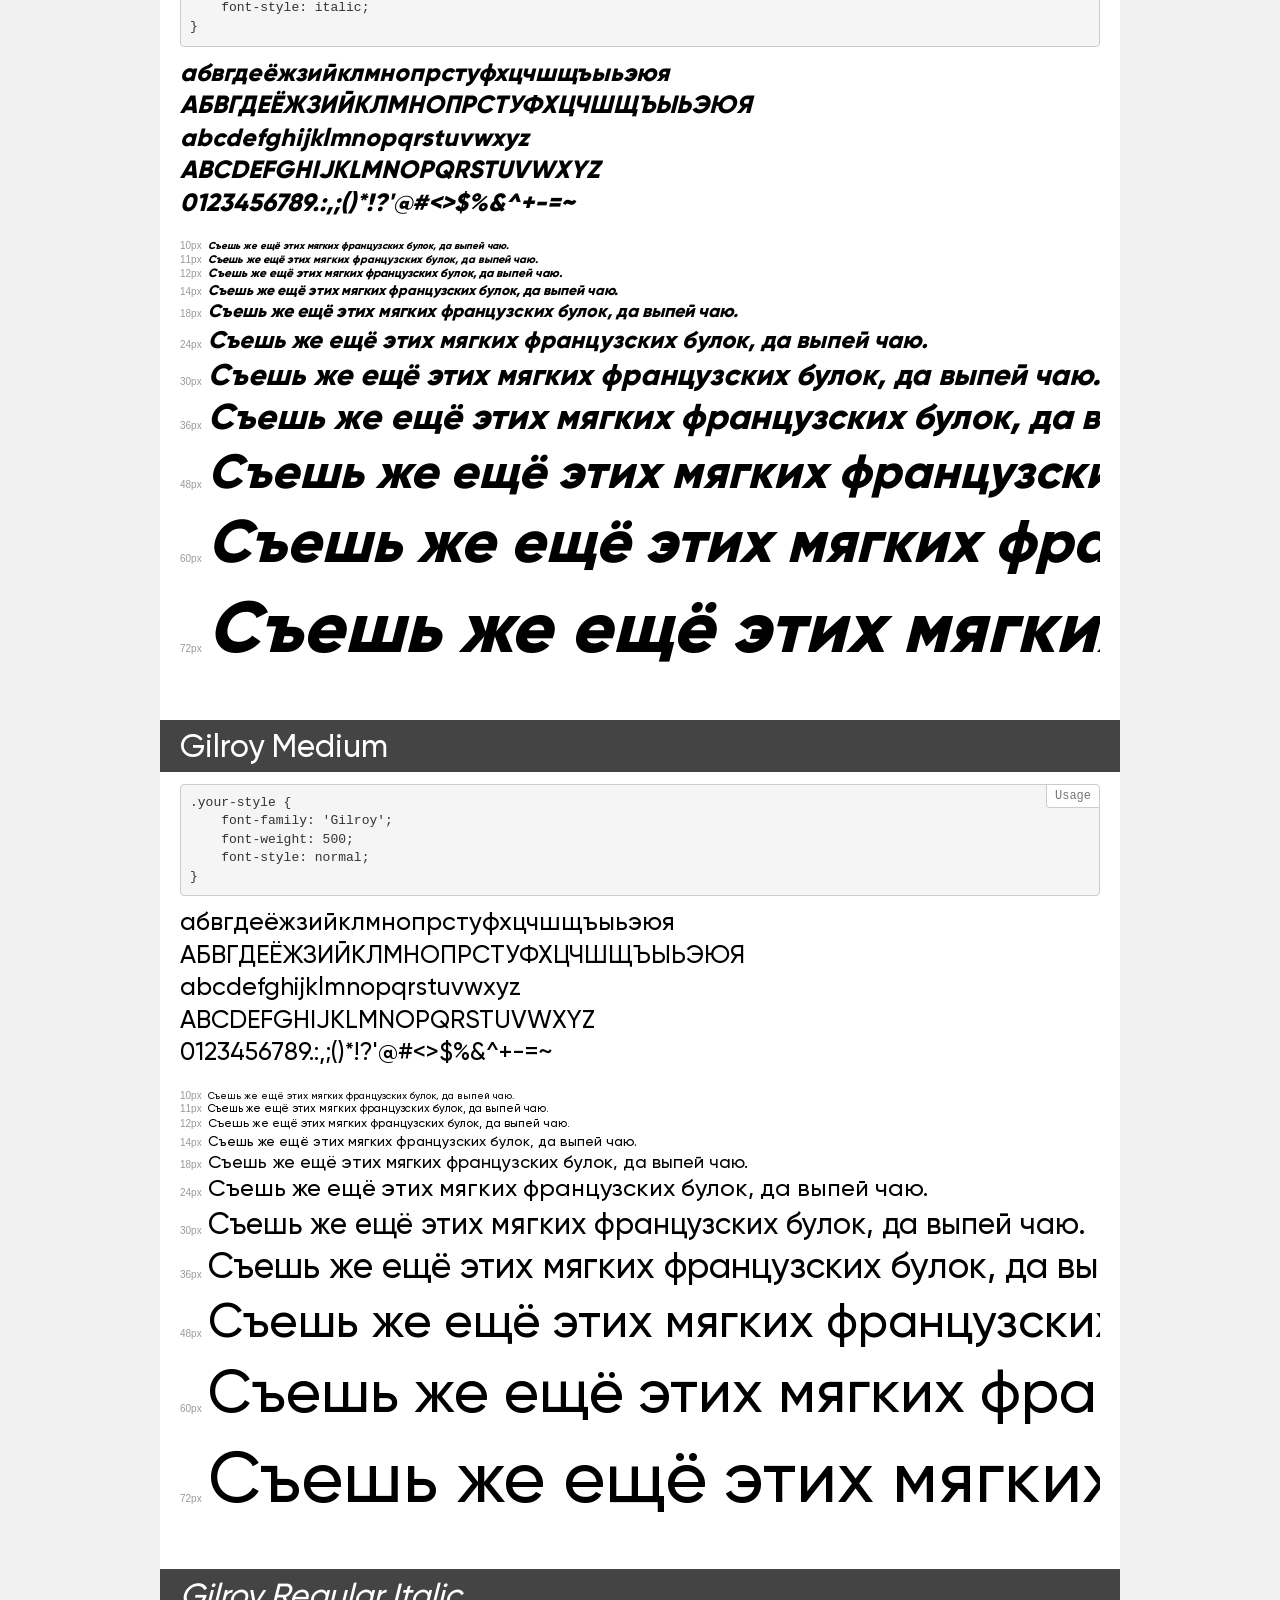
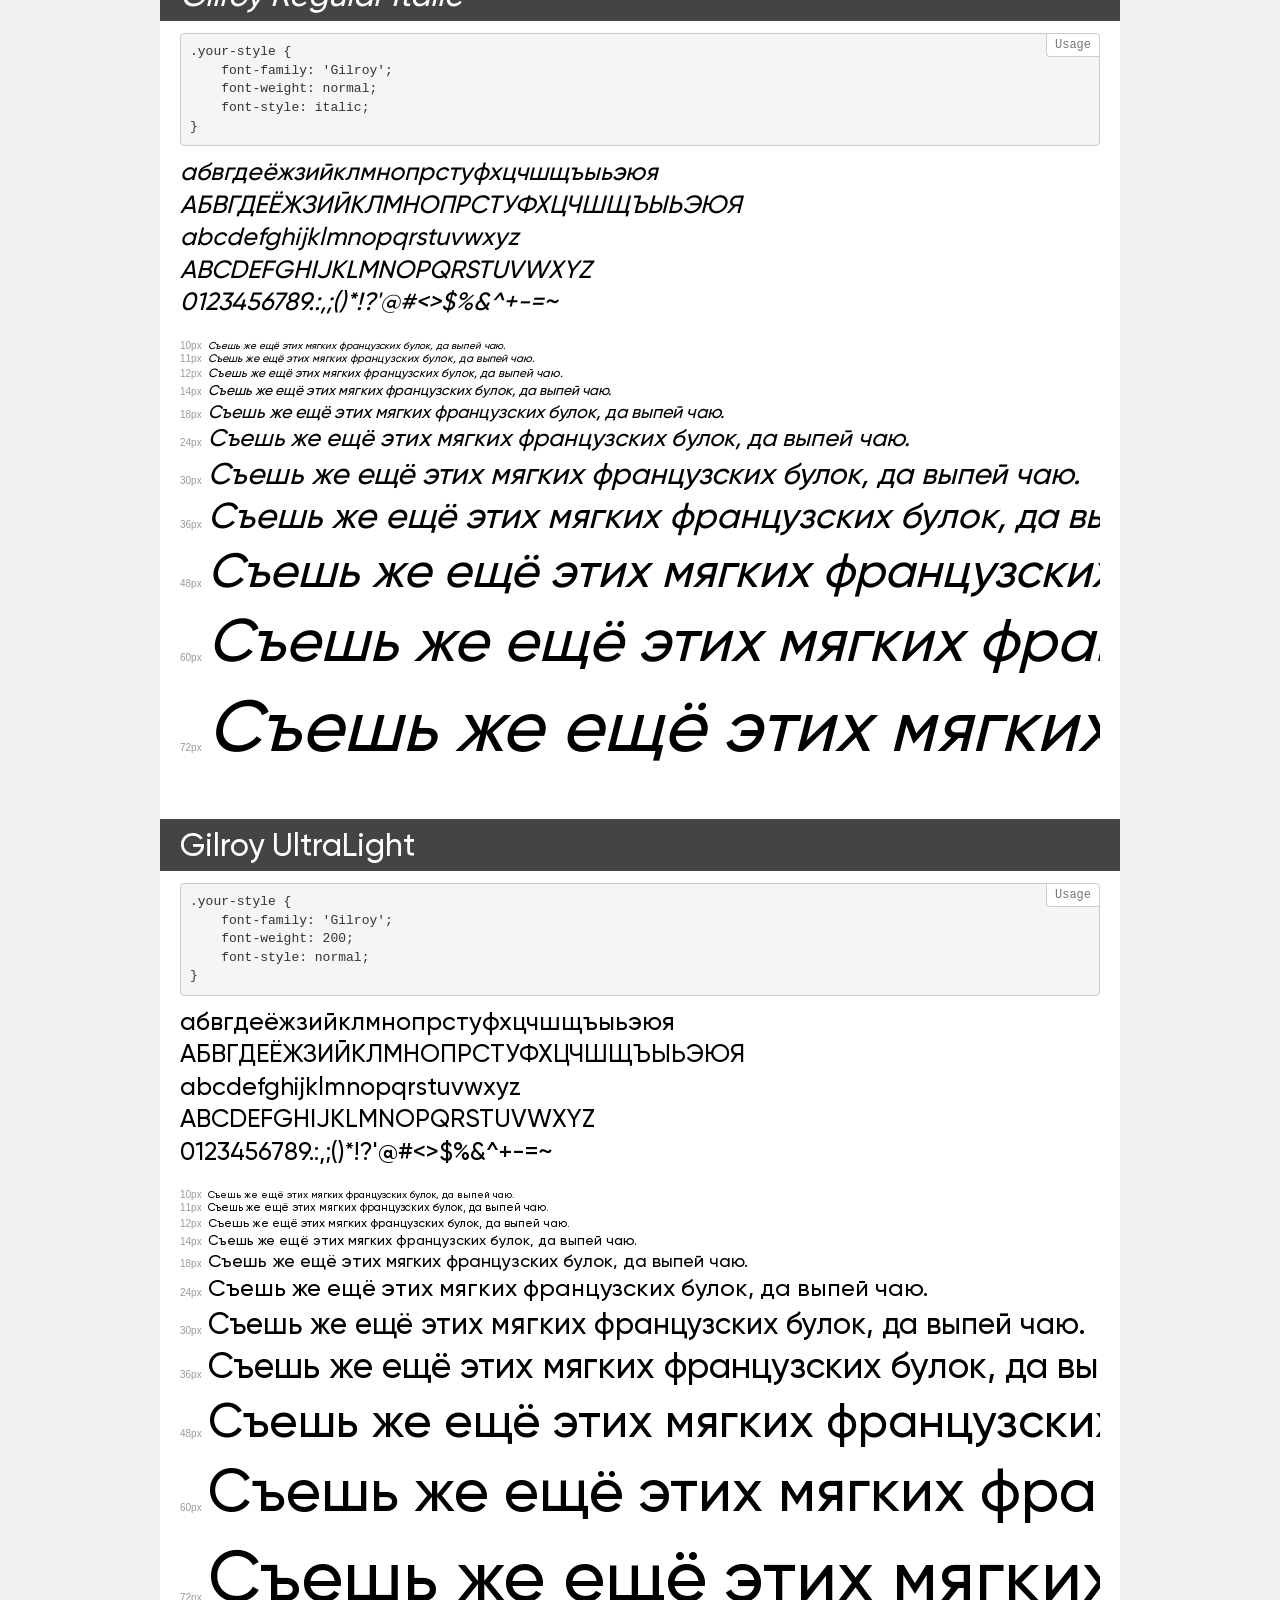
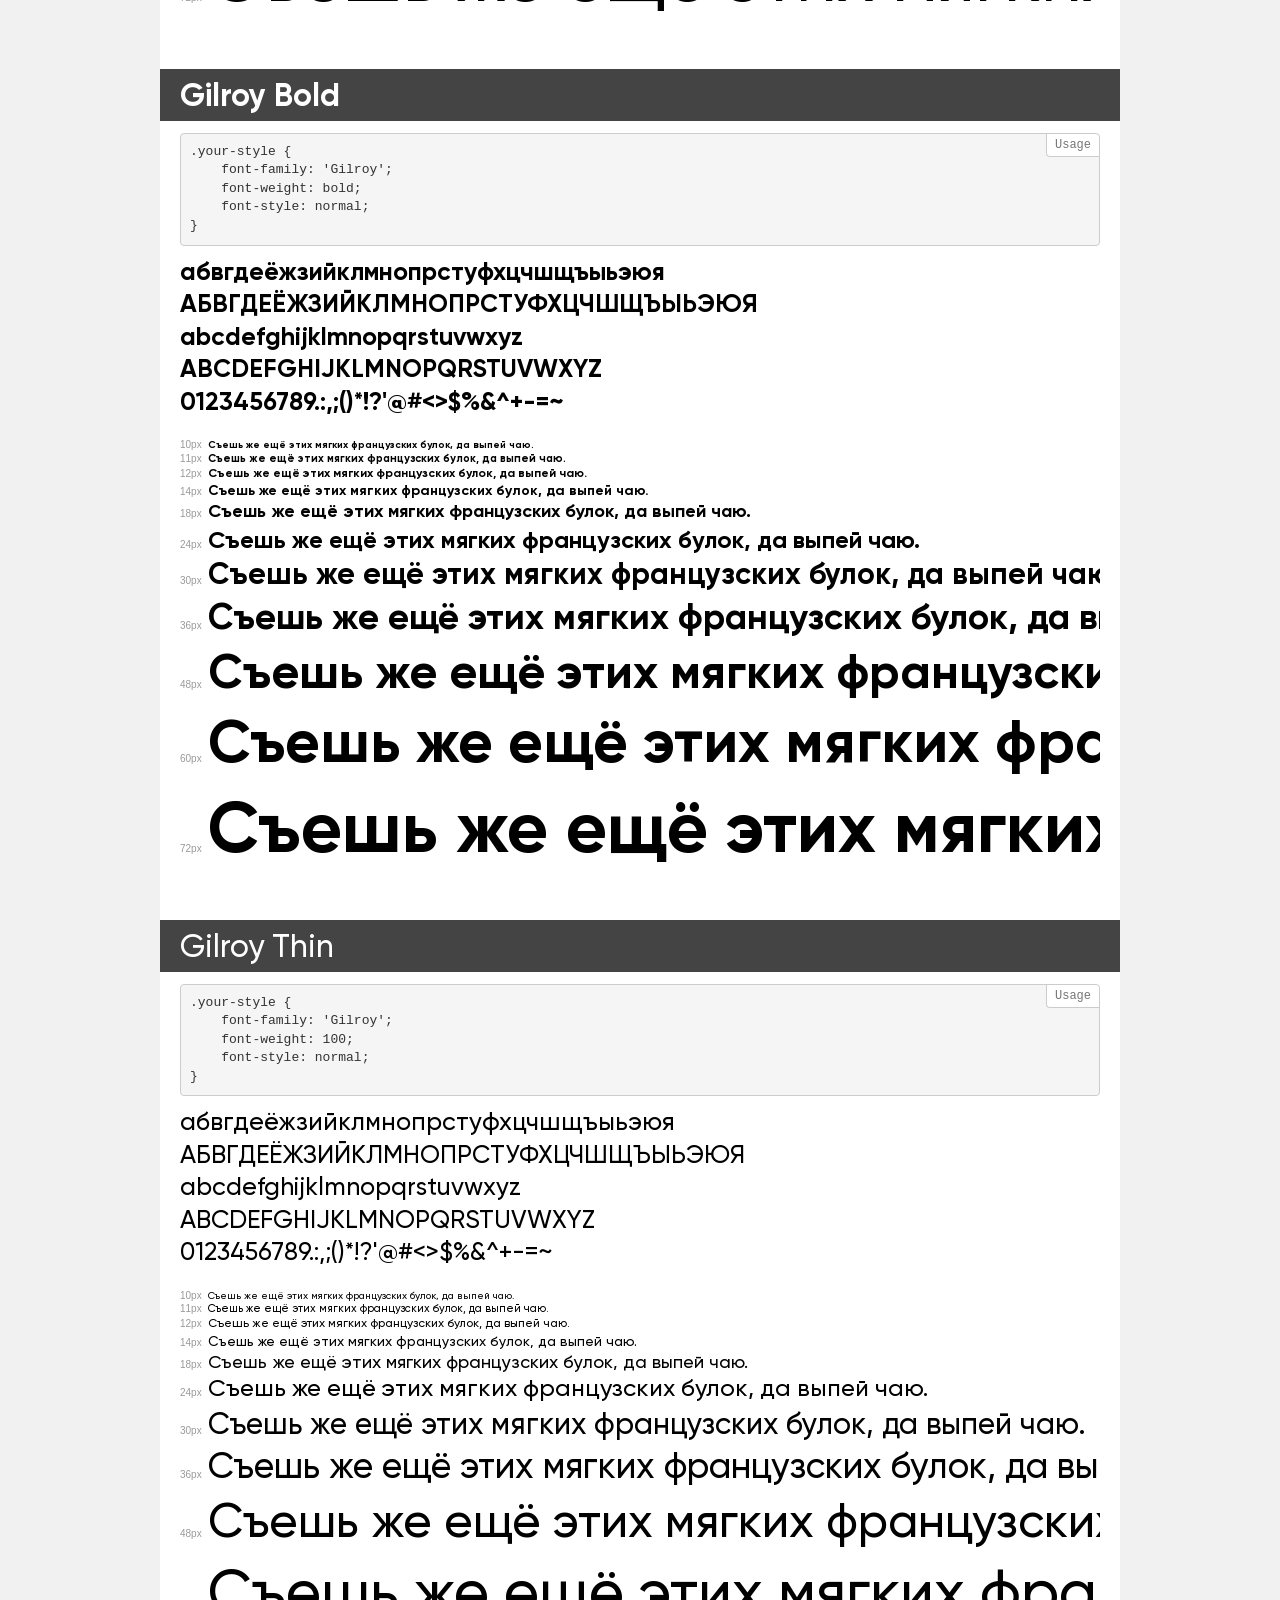
<file: fonts/gilroy/demo.html>
<!DOCTYPE html>
<html>
<head>
    <meta charset="utf-8">
    <meta http-equiv="X-UA-Compatible" content="IE=edge">
    <meta name="viewport" content="width=device-width, initial-scale=1">
    <meta name="robots" content="noindex, noarchive">
    <meta name="format-detection" content="telephone=no">
    <title>Transfonter demo</title>
    <link href="stylesheet.css" rel="stylesheet">
    <style>
        /*
        http://meyerweb.com/eric/tools/css/reset/
        v2.0 | 20110126
        License: none (public domain)
        */
        html, body, div, span, applet, object, iframe,
        h1, h2, h3, h4, h5, h6, p, blockquote, pre,
        a, abbr, acronym, address, big, cite, code,
        del, dfn, em, img, ins, kbd, q, s, samp,
        small, strike, strong, sub, sup, tt, var,
        b, u, i, center,
        dl, dt, dd, ol, ul, li,
        fieldset, form, label, legend,
        table, caption, tbody, tfoot, thead, tr, th, td,
        article, aside, canvas, details, embed,
        figure, figcaption, footer, header, hgroup,
        menu, nav, output, ruby, section, summary,
        time, mark, audio, video {
            margin: 0;
            padding: 0;
            border: 0;
            font-size: 100%;
            font: inherit;
            vertical-align: baseline;
        }
        /* HTML5 display-role reset for older browsers */
        article, aside, details, figcaption, figure,
        footer, header, hgroup, menu, nav, section {
            display: block;
        }
        body {
            line-height: 1;
        }
        ol, ul {
            list-style: none;
        }
        blockquote, q {
            quotes: none;
        }
        blockquote:before, blockquote:after,
        q:before, q:after {
            content: '';
            content: none;
        }
        table {
            border-collapse: collapse;
            border-spacing: 0;
        }
        /* common styles */
        body {
            background: #f1f1f1;
            color: #000;
        }
        .page {
            background: #fff;
            width: 920px;
            margin: 0 auto;
            padding: 20px 20px 0 20px;
            overflow: hidden;
        }
        .font-container {
            overflow-x: auto;
            overflow-y: hidden;
            margin-bottom: 40px;
            line-height: 1.3;
            white-space: nowrap;
            padding-bottom: 5px;
        }
        h1 {
            position: relative;
            background: #444;
            font-size: 32px;
            color: #fff;
            padding: 10px 20px;
            margin: 0 -20px 12px -20px;
        }
        .letters {
            font-size: 25px;
            margin-bottom: 20px;
        }
        .s10:before {
            content: '10px';
        }
        .s11:before {
            content: '11px';
        }
        .s12:before {
            content: '12px';
        }
        .s14:before {
            content: '14px';
        }
        .s18:before {
            content: '18px';
        }
        .s24:before {
            content: '24px';
        }
        .s30:before {
            content: '30px';
        }
        .s36:before {
            content: '36px';
        }
        .s48:before {
            content: '48px';
        }
        .s60:before {
            content: '60px';
        }
        .s72:before {
            content: '72px';
        }
        .s10:before, .s11:before, .s12:before, .s14:before,
        .s18:before, .s24:before, .s30:before, .s36:before,
        .s48:before, .s60:before, .s72:before {
            font-family: Arial, sans-serif;
            font-size: 10px;
            font-weight: normal;
            font-style: normal;
            color: #999;
            padding-right: 6px;
        }
        pre {
            display: block;
            position: relative;
            padding: 9px;
            margin: 0 0 10px;
            font-family: Monaco, Menlo, Consolas, "Courier New", monospace !important;
            font-size: 13px;
            line-height: 1.428571429;
            color: #333;
            font-weight: normal !important;
            font-style: normal !important;
            background-color: #f5f5f5;
            border: 1px solid #ccc;
            overflow-x: auto;
            border-radius: 4px;
        }
        pre:after {
            display: block;
            position: absolute;
            right: 0;
            top: 0;
            content: 'Usage';
            line-height: 1;
            padding: 5px 8px;
            font-size: 12px;
            color: #767676;
            background-color: #fff;
            border: 1px solid #ccc;
            border-right: none;
            border-top: none;
            border-radius: 0 4px 0 4px;
            z-index: 10;
        }
        /* responsive */
        @media (max-width: 959px) {
            .page {
                width: auto;
                margin: 0;
            }
        }
    </style>
</head>
<body>
<div class="page">
    <div class="demo" style="font-family: 'Gilroy'; font-weight: 800; font-style: normal;">
        <h1>Gilroy ExtraBold</h1>
        <pre>.your-style {
    font-family: 'Gilroy';
    font-weight: 800;
    font-style: normal;
}</pre>
        <div class="font-container">
            <p class="letters">
                абвгдеёжзийклмнопрстуфхцчшщъыьэюя<br>
АБВГДЕЁЖЗИЙКЛМНОПРСТУФХЦЧШЩЪЫЬЭЮЯ<br>
abcdefghijklmnopqrstuvwxyz<br>
ABCDEFGHIJKLMNOPQRSTUVWXYZ<br>
                0123456789.:,;()*!?'@#<>$%&^+-=~
            </p>
            <p class="s10" style="font-size: 10px;">Съешь же ещё этих мягких французских булок, да выпей чаю.</p>
            <p class="s11" style="font-size: 11px;">Съешь же ещё этих мягких французских булок, да выпей чаю.</p>
            <p class="s12" style="font-size: 12px;">Съешь же ещё этих мягких французских булок, да выпей чаю.</p>
            <p class="s14" style="font-size: 14px;">Съешь же ещё этих мягких французских булок, да выпей чаю.</p>
            <p class="s18" style="font-size: 18px;">Съешь же ещё этих мягких французских булок, да выпей чаю.</p>
            <p class="s24" style="font-size: 24px;">Съешь же ещё этих мягких французских булок, да выпей чаю.</p>
            <p class="s30" style="font-size: 30px;">Съешь же ещё этих мягких французских булок, да выпей чаю.</p>
            <p class="s36" style="font-size: 36px;">Съешь же ещё этих мягких французских булок, да выпей чаю.</p>
            <p class="s48" style="font-size: 48px;">Съешь же ещё этих мягких французских булок, да выпей чаю.</p>
            <p class="s60" style="font-size: 60px;">Съешь же ещё этих мягких французских булок, да выпей чаю.</p>
            <p class="s72" style="font-size: 72px;">Съешь же ещё этих мягких французских булок, да выпей чаю.</p>
        </div>
    </div>
    <div class="demo" style="font-family: 'Gilroy'; font-weight: 900; font-style: normal;">
        <h1>Gilroy Heavy</h1>
        <pre>.your-style {
    font-family: 'Gilroy';
    font-weight: 900;
    font-style: normal;
}</pre>
        <div class="font-container">
            <p class="letters">
                абвгдеёжзийклмнопрстуфхцчшщъыьэюя<br>
АБВГДЕЁЖЗИЙКЛМНОПРСТУФХЦЧШЩЪЫЬЭЮЯ<br>
abcdefghijklmnopqrstuvwxyz<br>
ABCDEFGHIJKLMNOPQRSTUVWXYZ<br>
                0123456789.:,;()*!?'@#<>$%&^+-=~
            </p>
            <p class="s10" style="font-size: 10px;">Съешь же ещё этих мягких французских булок, да выпей чаю.</p>
            <p class="s11" style="font-size: 11px;">Съешь же ещё этих мягких французских булок, да выпей чаю.</p>
            <p class="s12" style="font-size: 12px;">Съешь же ещё этих мягких французских булок, да выпей чаю.</p>
            <p class="s14" style="font-size: 14px;">Съешь же ещё этих мягких французских булок, да выпей чаю.</p>
            <p class="s18" style="font-size: 18px;">Съешь же ещё этих мягких французских булок, да выпей чаю.</p>
            <p class="s24" style="font-size: 24px;">Съешь же ещё этих мягких французских булок, да выпей чаю.</p>
            <p class="s30" style="font-size: 30px;">Съешь же ещё этих мягких французских булок, да выпей чаю.</p>
            <p class="s36" style="font-size: 36px;">Съешь же ещё этих мягких французских булок, да выпей чаю.</p>
            <p class="s48" style="font-size: 48px;">Съешь же ещё этих мягких французских булок, да выпей чаю.</p>
            <p class="s60" style="font-size: 60px;">Съешь же ещё этих мягких французских булок, да выпей чаю.</p>
            <p class="s72" style="font-size: 72px;">Съешь же ещё этих мягких французских булок, да выпей чаю.</p>
        </div>
    </div>
    <div class="demo" style="font-family: 'Gilroy'; font-weight: 300; font-style: italic;">
        <h1>Gilroy Light Italic</h1>
        <pre>.your-style {
    font-family: 'Gilroy';
    font-weight: 300;
    font-style: italic;
}</pre>
        <div class="font-container">
            <p class="letters">
                абвгдеёжзийклмнопрстуфхцчшщъыьэюя<br>
АБВГДЕЁЖЗИЙКЛМНОПРСТУФХЦЧШЩЪЫЬЭЮЯ<br>
abcdefghijklmnopqrstuvwxyz<br>
ABCDEFGHIJKLMNOPQRSTUVWXYZ<br>
                0123456789.:,;()*!?'@#<>$%&^+-=~
            </p>
            <p class="s10" style="font-size: 10px;">Съешь же ещё этих мягких французских булок, да выпей чаю.</p>
            <p class="s11" style="font-size: 11px;">Съешь же ещё этих мягких французских булок, да выпей чаю.</p>
            <p class="s12" style="font-size: 12px;">Съешь же ещё этих мягких французских булок, да выпей чаю.</p>
            <p class="s14" style="font-size: 14px;">Съешь же ещё этих мягких французских булок, да выпей чаю.</p>
            <p class="s18" style="font-size: 18px;">Съешь же ещё этих мягких французских булок, да выпей чаю.</p>
            <p class="s24" style="font-size: 24px;">Съешь же ещё этих мягких французских булок, да выпей чаю.</p>
            <p class="s30" style="font-size: 30px;">Съешь же ещё этих мягких французских булок, да выпей чаю.</p>
            <p class="s36" style="font-size: 36px;">Съешь же ещё этих мягких французских булок, да выпей чаю.</p>
            <p class="s48" style="font-size: 48px;">Съешь же ещё этих мягких французских булок, да выпей чаю.</p>
            <p class="s60" style="font-size: 60px;">Съешь же ещё этих мягких французских булок, да выпей чаю.</p>
            <p class="s72" style="font-size: 72px;">Съешь же ещё этих мягких французских булок, да выпей чаю.</p>
        </div>
    </div>
    <div class="demo" style="font-family: 'Gilroy'; font-weight: 100; font-style: italic;">
        <h1>Gilroy Thin Italic</h1>
        <pre>.your-style {
    font-family: 'Gilroy';
    font-weight: 100;
    font-style: italic;
}</pre>
        <div class="font-container">
            <p class="letters">
                абвгдеёжзийклмнопрстуфхцчшщъыьэюя<br>
АБВГДЕЁЖЗИЙКЛМНОПРСТУФХЦЧШЩЪЫЬЭЮЯ<br>
abcdefghijklmnopqrstuvwxyz<br>
ABCDEFGHIJKLMNOPQRSTUVWXYZ<br>
                0123456789.:,;()*!?'@#<>$%&^+-=~
            </p>
            <p class="s10" style="font-size: 10px;">Съешь же ещё этих мягких французских булок, да выпей чаю.</p>
            <p class="s11" style="font-size: 11px;">Съешь же ещё этих мягких французских булок, да выпей чаю.</p>
            <p class="s12" style="font-size: 12px;">Съешь же ещё этих мягких французских булок, да выпей чаю.</p>
            <p class="s14" style="font-size: 14px;">Съешь же ещё этих мягких французских булок, да выпей чаю.</p>
            <p class="s18" style="font-size: 18px;">Съешь же ещё этих мягких французских булок, да выпей чаю.</p>
            <p class="s24" style="font-size: 24px;">Съешь же ещё этих мягких французских булок, да выпей чаю.</p>
            <p class="s30" style="font-size: 30px;">Съешь же ещё этих мягких французских булок, да выпей чаю.</p>
            <p class="s36" style="font-size: 36px;">Съешь же ещё этих мягких французских булок, да выпей чаю.</p>
            <p class="s48" style="font-size: 48px;">Съешь же ещё этих мягких французских булок, да выпей чаю.</p>
            <p class="s60" style="font-size: 60px;">Съешь же ещё этих мягких французских булок, да выпей чаю.</p>
            <p class="s72" style="font-size: 72px;">Съешь же ещё этих мягких французских булок, да выпей чаю.</p>
        </div>
    </div>
    <div class="demo" style="font-family: 'Gilroy'; font-weight: 900; font-style: italic;">
        <h1>Gilroy Black Italic</h1>
        <pre>.your-style {
    font-family: 'Gilroy';
    font-weight: 900;
    font-style: italic;
}</pre>
        <div class="font-container">
            <p class="letters">
                абвгдеёжзийклмнопрстуфхцчшщъыьэюя<br>
АБВГДЕЁЖЗИЙКЛМНОПРСТУФХЦЧШЩЪЫЬЭЮЯ<br>
abcdefghijklmnopqrstuvwxyz<br>
ABCDEFGHIJKLMNOPQRSTUVWXYZ<br>
                0123456789.:,;()*!?'@#<>$%&^+-=~
            </p>
            <p class="s10" style="font-size: 10px;">Съешь же ещё этих мягких французских булок, да выпей чаю.</p>
            <p class="s11" style="font-size: 11px;">Съешь же ещё этих мягких французских булок, да выпей чаю.</p>
            <p class="s12" style="font-size: 12px;">Съешь же ещё этих мягких французских булок, да выпей чаю.</p>
            <p class="s14" style="font-size: 14px;">Съешь же ещё этих мягких французских булок, да выпей чаю.</p>
            <p class="s18" style="font-size: 18px;">Съешь же ещё этих мягких французских булок, да выпей чаю.</p>
            <p class="s24" style="font-size: 24px;">Съешь же ещё этих мягких французских булок, да выпей чаю.</p>
            <p class="s30" style="font-size: 30px;">Съешь же ещё этих мягких французских булок, да выпей чаю.</p>
            <p class="s36" style="font-size: 36px;">Съешь же ещё этих мягких французских булок, да выпей чаю.</p>
            <p class="s48" style="font-size: 48px;">Съешь же ещё этих мягких французских булок, да выпей чаю.</p>
            <p class="s60" style="font-size: 60px;">Съешь же ещё этих мягких французских булок, да выпей чаю.</p>
            <p class="s72" style="font-size: 72px;">Съешь же ещё этих мягких французских булок, да выпей чаю.</p>
        </div>
    </div>
    <div class="demo" style="font-family: 'Gilroy'; font-weight: bold; font-style: italic;">
        <h1>Gilroy Bold Italic</h1>
        <pre>.your-style {
    font-family: 'Gilroy';
    font-weight: bold;
    font-style: italic;
}</pre>
        <div class="font-container">
            <p class="letters">
                абвгдеёжзийклмнопрстуфхцчшщъыьэюя<br>
АБВГДЕЁЖЗИЙКЛМНОПРСТУФХЦЧШЩЪЫЬЭЮЯ<br>
abcdefghijklmnopqrstuvwxyz<br>
ABCDEFGHIJKLMNOPQRSTUVWXYZ<br>
                0123456789.:,;()*!?'@#<>$%&^+-=~
            </p>
            <p class="s10" style="font-size: 10px;">Съешь же ещё этих мягких французских булок, да выпей чаю.</p>
            <p class="s11" style="font-size: 11px;">Съешь же ещё этих мягких французских булок, да выпей чаю.</p>
            <p class="s12" style="font-size: 12px;">Съешь же ещё этих мягких французских булок, да выпей чаю.</p>
            <p class="s14" style="font-size: 14px;">Съешь же ещё этих мягких французских булок, да выпей чаю.</p>
            <p class="s18" style="font-size: 18px;">Съешь же ещё этих мягких французских булок, да выпей чаю.</p>
            <p class="s24" style="font-size: 24px;">Съешь же ещё этих мягких французских булок, да выпей чаю.</p>
            <p class="s30" style="font-size: 30px;">Съешь же ещё этих мягких французских булок, да выпей чаю.</p>
            <p class="s36" style="font-size: 36px;">Съешь же ещё этих мягких французских булок, да выпей чаю.</p>
            <p class="s48" style="font-size: 48px;">Съешь же ещё этих мягких французских булок, да выпей чаю.</p>
            <p class="s60" style="font-size: 60px;">Съешь же ещё этих мягких французских булок, да выпей чаю.</p>
            <p class="s72" style="font-size: 72px;">Съешь же ещё этих мягких французских булок, да выпей чаю.</p>
        </div>
    </div>
    <div class="demo" style="font-family: 'Gilroy'; font-weight: 600; font-style: normal;">
        <h1>Gilroy SemiBold</h1>
        <pre>.your-style {
    font-family: 'Gilroy';
    font-weight: 600;
    font-style: normal;
}</pre>
        <div class="font-container">
            <p class="letters">
                абвгдеёжзийклмнопрстуфхцчшщъыьэюя<br>
АБВГДЕЁЖЗИЙКЛМНОПРСТУФХЦЧШЩЪЫЬЭЮЯ<br>
abcdefghijklmnopqrstuvwxyz<br>
ABCDEFGHIJKLMNOPQRSTUVWXYZ<br>
                0123456789.:,;()*!?'@#<>$%&^+-=~
            </p>
            <p class="s10" style="font-size: 10px;">Съешь же ещё этих мягких французских булок, да выпей чаю.</p>
            <p class="s11" style="font-size: 11px;">Съешь же ещё этих мягких французских булок, да выпей чаю.</p>
            <p class="s12" style="font-size: 12px;">Съешь же ещё этих мягких французских булок, да выпей чаю.</p>
            <p class="s14" style="font-size: 14px;">Съешь же ещё этих мягких французских булок, да выпей чаю.</p>
            <p class="s18" style="font-size: 18px;">Съешь же ещё этих мягких французских булок, да выпей чаю.</p>
            <p class="s24" style="font-size: 24px;">Съешь же ещё этих мягких французских булок, да выпей чаю.</p>
            <p class="s30" style="font-size: 30px;">Съешь же ещё этих мягких французских булок, да выпей чаю.</p>
            <p class="s36" style="font-size: 36px;">Съешь же ещё этих мягких французских булок, да выпей чаю.</p>
            <p class="s48" style="font-size: 48px;">Съешь же ещё этих мягких французских булок, да выпей чаю.</p>
            <p class="s60" style="font-size: 60px;">Съешь же ещё этих мягких французских булок, да выпей чаю.</p>
            <p class="s72" style="font-size: 72px;">Съешь же ещё этих мягких французских булок, да выпей чаю.</p>
        </div>
    </div>
    <div class="demo" style="font-family: 'Gilroy'; font-weight: 200; font-style: italic;">
        <h1>Gilroy UltraLight Italic</h1>
        <pre>.your-style {
    font-family: 'Gilroy';
    font-weight: 200;
    font-style: italic;
}</pre>
        <div class="font-container">
            <p class="letters">
                абвгдеёжзийклмнопрстуфхцчшщъыьэюя<br>
АБВГДЕЁЖЗИЙКЛМНОПРСТУФХЦЧШЩЪЫЬЭЮЯ<br>
abcdefghijklmnopqrstuvwxyz<br>
ABCDEFGHIJKLMNOPQRSTUVWXYZ<br>
                0123456789.:,;()*!?'@#<>$%&^+-=~
            </p>
            <p class="s10" style="font-size: 10px;">Съешь же ещё этих мягких французских булок, да выпей чаю.</p>
            <p class="s11" style="font-size: 11px;">Съешь же ещё этих мягких французских булок, да выпей чаю.</p>
            <p class="s12" style="font-size: 12px;">Съешь же ещё этих мягких французских булок, да выпей чаю.</p>
            <p class="s14" style="font-size: 14px;">Съешь же ещё этих мягких французских булок, да выпей чаю.</p>
            <p class="s18" style="font-size: 18px;">Съешь же ещё этих мягких французских булок, да выпей чаю.</p>
            <p class="s24" style="font-size: 24px;">Съешь же ещё этих мягких французских булок, да выпей чаю.</p>
            <p class="s30" style="font-size: 30px;">Съешь же ещё этих мягких французских булок, да выпей чаю.</p>
            <p class="s36" style="font-size: 36px;">Съешь же ещё этих мягких французских булок, да выпей чаю.</p>
            <p class="s48" style="font-size: 48px;">Съешь же ещё этих мягких французских булок, да выпей чаю.</p>
            <p class="s60" style="font-size: 60px;">Съешь же ещё этих мягких французских булок, да выпей чаю.</p>
            <p class="s72" style="font-size: 72px;">Съешь же ещё этих мягких французских булок, да выпей чаю.</p>
        </div>
    </div>
    <div class="demo" style="font-family: 'Gilroy'; font-weight: 600; font-style: italic;">
        <h1>Gilroy SemiBold Italic</h1>
        <pre>.your-style {
    font-family: 'Gilroy';
    font-weight: 600;
    font-style: italic;
}</pre>
        <div class="font-container">
            <p class="letters">
                абвгдеёжзийклмнопрстуфхцчшщъыьэюя<br>
АБВГДЕЁЖЗИЙКЛМНОПРСТУФХЦЧШЩЪЫЬЭЮЯ<br>
abcdefghijklmnopqrstuvwxyz<br>
ABCDEFGHIJKLMNOPQRSTUVWXYZ<br>
                0123456789.:,;()*!?'@#<>$%&^+-=~
            </p>
            <p class="s10" style="font-size: 10px;">Съешь же ещё этих мягких французских булок, да выпей чаю.</p>
            <p class="s11" style="font-size: 11px;">Съешь же ещё этих мягких французских булок, да выпей чаю.</p>
            <p class="s12" style="font-size: 12px;">Съешь же ещё этих мягких французских булок, да выпей чаю.</p>
            <p class="s14" style="font-size: 14px;">Съешь же ещё этих мягких французских булок, да выпей чаю.</p>
            <p class="s18" style="font-size: 18px;">Съешь же ещё этих мягких французских булок, да выпей чаю.</p>
            <p class="s24" style="font-size: 24px;">Съешь же ещё этих мягких французских булок, да выпей чаю.</p>
            <p class="s30" style="font-size: 30px;">Съешь же ещё этих мягких французских булок, да выпей чаю.</p>
            <p class="s36" style="font-size: 36px;">Съешь же ещё этих мягких французских булок, да выпей чаю.</p>
            <p class="s48" style="font-size: 48px;">Съешь же ещё этих мягких французских булок, да выпей чаю.</p>
            <p class="s60" style="font-size: 60px;">Съешь же ещё этих мягких французских булок, да выпей чаю.</p>
            <p class="s72" style="font-size: 72px;">Съешь же ещё этих мягких французских булок, да выпей чаю.</p>
        </div>
    </div>
    <div class="demo" style="font-family: 'Gilroy'; font-weight: 300; font-style: normal;">
        <h1>Gilroy Light</h1>
        <pre>.your-style {
    font-family: 'Gilroy';
    font-weight: 300;
    font-style: normal;
}</pre>
        <div class="font-container">
            <p class="letters">
                абвгдеёжзийклмнопрстуфхцчшщъыьэюя<br>
АБВГДЕЁЖЗИЙКЛМНОПРСТУФХЦЧШЩЪЫЬЭЮЯ<br>
abcdefghijklmnopqrstuvwxyz<br>
ABCDEFGHIJKLMNOPQRSTUVWXYZ<br>
                0123456789.:,;()*!?'@#<>$%&^+-=~
            </p>
            <p class="s10" style="font-size: 10px;">Съешь же ещё этих мягких французских булок, да выпей чаю.</p>
            <p class="s11" style="font-size: 11px;">Съешь же ещё этих мягких французских булок, да выпей чаю.</p>
            <p class="s12" style="font-size: 12px;">Съешь же ещё этих мягких французских булок, да выпей чаю.</p>
            <p class="s14" style="font-size: 14px;">Съешь же ещё этих мягких французских булок, да выпей чаю.</p>
            <p class="s18" style="font-size: 18px;">Съешь же ещё этих мягких французских булок, да выпей чаю.</p>
            <p class="s24" style="font-size: 24px;">Съешь же ещё этих мягких французских булок, да выпей чаю.</p>
            <p class="s30" style="font-size: 30px;">Съешь же ещё этих мягких французских булок, да выпей чаю.</p>
            <p class="s36" style="font-size: 36px;">Съешь же ещё этих мягких французских булок, да выпей чаю.</p>
            <p class="s48" style="font-size: 48px;">Съешь же ещё этих мягких французских булок, да выпей чаю.</p>
            <p class="s60" style="font-size: 60px;">Съешь же ещё этих мягких французских булок, да выпей чаю.</p>
            <p class="s72" style="font-size: 72px;">Съешь же ещё этих мягких французских булок, да выпей чаю.</p>
        </div>
    </div>
    <div class="demo" style="font-family: 'Gilroy'; font-weight: 500; font-style: italic;">
        <h1>Gilroy Medium Italic</h1>
        <pre>.your-style {
    font-family: 'Gilroy';
    font-weight: 500;
    font-style: italic;
}</pre>
        <div class="font-container">
            <p class="letters">
                абвгдеёжзийклмнопрстуфхцчшщъыьэюя<br>
АБВГДЕЁЖЗИЙКЛМНОПРСТУФХЦЧШЩЪЫЬЭЮЯ<br>
abcdefghijklmnopqrstuvwxyz<br>
ABCDEFGHIJKLMNOPQRSTUVWXYZ<br>
                0123456789.:,;()*!?'@#<>$%&^+-=~
            </p>
            <p class="s10" style="font-size: 10px;">Съешь же ещё этих мягких французских булок, да выпей чаю.</p>
            <p class="s11" style="font-size: 11px;">Съешь же ещё этих мягких французских булок, да выпей чаю.</p>
            <p class="s12" style="font-size: 12px;">Съешь же ещё этих мягких французских булок, да выпей чаю.</p>
            <p class="s14" style="font-size: 14px;">Съешь же ещё этих мягких французских булок, да выпей чаю.</p>
            <p class="s18" style="font-size: 18px;">Съешь же ещё этих мягких французских булок, да выпей чаю.</p>
            <p class="s24" style="font-size: 24px;">Съешь же ещё этих мягких французских булок, да выпей чаю.</p>
            <p class="s30" style="font-size: 30px;">Съешь же ещё этих мягких французских булок, да выпей чаю.</p>
            <p class="s36" style="font-size: 36px;">Съешь же ещё этих мягких французских булок, да выпей чаю.</p>
            <p class="s48" style="font-size: 48px;">Съешь же ещё этих мягких французских булок, да выпей чаю.</p>
            <p class="s60" style="font-size: 60px;">Съешь же ещё этих мягких французских булок, да выпей чаю.</p>
            <p class="s72" style="font-size: 72px;">Съешь же ещё этих мягких французских булок, да выпей чаю.</p>
        </div>
    </div>
    <div class="demo" style="font-family: 'Gilroy'; font-weight: 800; font-style: italic;">
        <h1>Gilroy ExtraBold Italic</h1>
        <pre>.your-style {
    font-family: 'Gilroy';
    font-weight: 800;
    font-style: italic;
}</pre>
        <div class="font-container">
            <p class="letters">
                абвгдеёжзийклмнопрстуфхцчшщъыьэюя<br>
АБВГДЕЁЖЗИЙКЛМНОПРСТУФХЦЧШЩЪЫЬЭЮЯ<br>
abcdefghijklmnopqrstuvwxyz<br>
ABCDEFGHIJKLMNOPQRSTUVWXYZ<br>
                0123456789.:,;()*!?'@#<>$%&^+-=~
            </p>
            <p class="s10" style="font-size: 10px;">Съешь же ещё этих мягких французских булок, да выпей чаю.</p>
            <p class="s11" style="font-size: 11px;">Съешь же ещё этих мягких французских булок, да выпей чаю.</p>
            <p class="s12" style="font-size: 12px;">Съешь же ещё этих мягких французских булок, да выпей чаю.</p>
            <p class="s14" style="font-size: 14px;">Съешь же ещё этих мягких французских булок, да выпей чаю.</p>
            <p class="s18" style="font-size: 18px;">Съешь же ещё этих мягких французских булок, да выпей чаю.</p>
            <p class="s24" style="font-size: 24px;">Съешь же ещё этих мягких французских булок, да выпей чаю.</p>
            <p class="s30" style="font-size: 30px;">Съешь же ещё этих мягких французских булок, да выпей чаю.</p>
            <p class="s36" style="font-size: 36px;">Съешь же ещё этих мягких французских булок, да выпей чаю.</p>
            <p class="s48" style="font-size: 48px;">Съешь же ещё этих мягких французских булок, да выпей чаю.</p>
            <p class="s60" style="font-size: 60px;">Съешь же ещё этих мягких французских булок, да выпей чаю.</p>
            <p class="s72" style="font-size: 72px;">Съешь же ещё этих мягких французских булок, да выпей чаю.</p>
        </div>
    </div>
    <div class="demo" style="font-family: 'Gilroy'; font-weight: normal; font-style: normal;">
        <h1>Gilroy Regular</h1>
        <pre>.your-style {
    font-family: 'Gilroy';
    font-weight: normal;
    font-style: normal;
}</pre>
        <div class="font-container">
            <p class="letters">
                абвгдеёжзийклмнопрстуфхцчшщъыьэюя<br>
АБВГДЕЁЖЗИЙКЛМНОПРСТУФХЦЧШЩЪЫЬЭЮЯ<br>
abcdefghijklmnopqrstuvwxyz<br>
ABCDEFGHIJKLMNOPQRSTUVWXYZ<br>
                0123456789.:,;()*!?'@#<>$%&^+-=~
            </p>
            <p class="s10" style="font-size: 10px;">Съешь же ещё этих мягких французских булок, да выпей чаю.</p>
            <p class="s11" style="font-size: 11px;">Съешь же ещё этих мягких французских булок, да выпей чаю.</p>
            <p class="s12" style="font-size: 12px;">Съешь же ещё этих мягких французских булок, да выпей чаю.</p>
            <p class="s14" style="font-size: 14px;">Съешь же ещё этих мягких французских булок, да выпей чаю.</p>
            <p class="s18" style="font-size: 18px;">Съешь же ещё этих мягких французских булок, да выпей чаю.</p>
            <p class="s24" style="font-size: 24px;">Съешь же ещё этих мягких французских булок, да выпей чаю.</p>
            <p class="s30" style="font-size: 30px;">Съешь же ещё этих мягких французских булок, да выпей чаю.</p>
            <p class="s36" style="font-size: 36px;">Съешь же ещё этих мягких французских булок, да выпей чаю.</p>
            <p class="s48" style="font-size: 48px;">Съешь же ещё этих мягких французских булок, да выпей чаю.</p>
            <p class="s60" style="font-size: 60px;">Съешь же ещё этих мягких французских булок, да выпей чаю.</p>
            <p class="s72" style="font-size: 72px;">Съешь же ещё этих мягких французских булок, да выпей чаю.</p>
        </div>
    </div>
    <div class="demo" style="font-family: 'Gilroy'; font-weight: 900; font-style: italic;">
        <h1>Gilroy Heavy Italic</h1>
        <pre>.your-style {
    font-family: 'Gilroy';
    font-weight: 900;
    font-style: italic;
}</pre>
        <div class="font-container">
            <p class="letters">
                абвгдеёжзийклмнопрстуфхцчшщъыьэюя<br>
АБВГДЕЁЖЗИЙКЛМНОПРСТУФХЦЧШЩЪЫЬЭЮЯ<br>
abcdefghijklmnopqrstuvwxyz<br>
ABCDEFGHIJKLMNOPQRSTUVWXYZ<br>
                0123456789.:,;()*!?'@#<>$%&^+-=~
            </p>
            <p class="s10" style="font-size: 10px;">Съешь же ещё этих мягких французских булок, да выпей чаю.</p>
            <p class="s11" style="font-size: 11px;">Съешь же ещё этих мягких французских булок, да выпей чаю.</p>
            <p class="s12" style="font-size: 12px;">Съешь же ещё этих мягких французских булок, да выпей чаю.</p>
            <p class="s14" style="font-size: 14px;">Съешь же ещё этих мягких французских булок, да выпей чаю.</p>
            <p class="s18" style="font-size: 18px;">Съешь же ещё этих мягких французских булок, да выпей чаю.</p>
            <p class="s24" style="font-size: 24px;">Съешь же ещё этих мягких французских булок, да выпей чаю.</p>
            <p class="s30" style="font-size: 30px;">Съешь же ещё этих мягких французских булок, да выпей чаю.</p>
            <p class="s36" style="font-size: 36px;">Съешь же ещё этих мягких французских булок, да выпей чаю.</p>
            <p class="s48" style="font-size: 48px;">Съешь же ещё этих мягких французских булок, да выпей чаю.</p>
            <p class="s60" style="font-size: 60px;">Съешь же ещё этих мягких французских булок, да выпей чаю.</p>
            <p class="s72" style="font-size: 72px;">Съешь же ещё этих мягких французских булок, да выпей чаю.</p>
        </div>
    </div>
    <div class="demo" style="font-family: 'Gilroy'; font-weight: 500; font-style: normal;">
        <h1>Gilroy Medium</h1>
        <pre>.your-style {
    font-family: 'Gilroy';
    font-weight: 500;
    font-style: normal;
}</pre>
        <div class="font-container">
            <p class="letters">
                абвгдеёжзийклмнопрстуфхцчшщъыьэюя<br>
АБВГДЕЁЖЗИЙКЛМНОПРСТУФХЦЧШЩЪЫЬЭЮЯ<br>
abcdefghijklmnopqrstuvwxyz<br>
ABCDEFGHIJKLMNOPQRSTUVWXYZ<br>
                0123456789.:,;()*!?'@#<>$%&^+-=~
            </p>
            <p class="s10" style="font-size: 10px;">Съешь же ещё этих мягких французских булок, да выпей чаю.</p>
            <p class="s11" style="font-size: 11px;">Съешь же ещё этих мягких французских булок, да выпей чаю.</p>
            <p class="s12" style="font-size: 12px;">Съешь же ещё этих мягких французских булок, да выпей чаю.</p>
            <p class="s14" style="font-size: 14px;">Съешь же ещё этих мягких французских булок, да выпей чаю.</p>
            <p class="s18" style="font-size: 18px;">Съешь же ещё этих мягких французских булок, да выпей чаю.</p>
            <p class="s24" style="font-size: 24px;">Съешь же ещё этих мягких французских булок, да выпей чаю.</p>
            <p class="s30" style="font-size: 30px;">Съешь же ещё этих мягких французских булок, да выпей чаю.</p>
            <p class="s36" style="font-size: 36px;">Съешь же ещё этих мягких французских булок, да выпей чаю.</p>
            <p class="s48" style="font-size: 48px;">Съешь же ещё этих мягких французских булок, да выпей чаю.</p>
            <p class="s60" style="font-size: 60px;">Съешь же ещё этих мягких французских булок, да выпей чаю.</p>
            <p class="s72" style="font-size: 72px;">Съешь же ещё этих мягких французских булок, да выпей чаю.</p>
        </div>
    </div>
    <div class="demo" style="font-family: 'Gilroy'; font-weight: normal; font-style: italic;">
        <h1>Gilroy Regular Italic</h1>
        <pre>.your-style {
    font-family: 'Gilroy';
    font-weight: normal;
    font-style: italic;
}</pre>
        <div class="font-container">
            <p class="letters">
                абвгдеёжзийклмнопрстуфхцчшщъыьэюя<br>
АБВГДЕЁЖЗИЙКЛМНОПРСТУФХЦЧШЩЪЫЬЭЮЯ<br>
abcdefghijklmnopqrstuvwxyz<br>
ABCDEFGHIJKLMNOPQRSTUVWXYZ<br>
                0123456789.:,;()*!?'@#<>$%&^+-=~
            </p>
            <p class="s10" style="font-size: 10px;">Съешь же ещё этих мягких французских булок, да выпей чаю.</p>
            <p class="s11" style="font-size: 11px;">Съешь же ещё этих мягких французских булок, да выпей чаю.</p>
            <p class="s12" style="font-size: 12px;">Съешь же ещё этих мягких французских булок, да выпей чаю.</p>
            <p class="s14" style="font-size: 14px;">Съешь же ещё этих мягких французских булок, да выпей чаю.</p>
            <p class="s18" style="font-size: 18px;">Съешь же ещё этих мягких французских булок, да выпей чаю.</p>
            <p class="s24" style="font-size: 24px;">Съешь же ещё этих мягких французских булок, да выпей чаю.</p>
            <p class="s30" style="font-size: 30px;">Съешь же ещё этих мягких французских булок, да выпей чаю.</p>
            <p class="s36" style="font-size: 36px;">Съешь же ещё этих мягких французских булок, да выпей чаю.</p>
            <p class="s48" style="font-size: 48px;">Съешь же ещё этих мягких французских булок, да выпей чаю.</p>
            <p class="s60" style="font-size: 60px;">Съешь же ещё этих мягких французских булок, да выпей чаю.</p>
            <p class="s72" style="font-size: 72px;">Съешь же ещё этих мягких французских булок, да выпей чаю.</p>
        </div>
    </div>
    <div class="demo" style="font-family: 'Gilroy'; font-weight: 200; font-style: normal;">
        <h1>Gilroy UltraLight</h1>
        <pre>.your-style {
    font-family: 'Gilroy';
    font-weight: 200;
    font-style: normal;
}</pre>
        <div class="font-container">
            <p class="letters">
                абвгдеёжзийклмнопрстуфхцчшщъыьэюя<br>
АБВГДЕЁЖЗИЙКЛМНОПРСТУФХЦЧШЩЪЫЬЭЮЯ<br>
abcdefghijklmnopqrstuvwxyz<br>
ABCDEFGHIJKLMNOPQRSTUVWXYZ<br>
                0123456789.:,;()*!?'@#<>$%&^+-=~
            </p>
            <p class="s10" style="font-size: 10px;">Съешь же ещё этих мягких французских булок, да выпей чаю.</p>
            <p class="s11" style="font-size: 11px;">Съешь же ещё этих мягких французских булок, да выпей чаю.</p>
            <p class="s12" style="font-size: 12px;">Съешь же ещё этих мягких французских булок, да выпей чаю.</p>
            <p class="s14" style="font-size: 14px;">Съешь же ещё этих мягких французских булок, да выпей чаю.</p>
            <p class="s18" style="font-size: 18px;">Съешь же ещё этих мягких французских булок, да выпей чаю.</p>
            <p class="s24" style="font-size: 24px;">Съешь же ещё этих мягких французских булок, да выпей чаю.</p>
            <p class="s30" style="font-size: 30px;">Съешь же ещё этих мягких французских булок, да выпей чаю.</p>
            <p class="s36" style="font-size: 36px;">Съешь же ещё этих мягких французских булок, да выпей чаю.</p>
            <p class="s48" style="font-size: 48px;">Съешь же ещё этих мягких французских булок, да выпей чаю.</p>
            <p class="s60" style="font-size: 60px;">Съешь же ещё этих мягких французских булок, да выпей чаю.</p>
            <p class="s72" style="font-size: 72px;">Съешь же ещё этих мягких французских булок, да выпей чаю.</p>
        </div>
    </div>
    <div class="demo" style="font-family: 'Gilroy'; font-weight: bold; font-style: normal;">
        <h1>Gilroy Bold</h1>
        <pre>.your-style {
    font-family: 'Gilroy';
    font-weight: bold;
    font-style: normal;
}</pre>
        <div class="font-container">
            <p class="letters">
                абвгдеёжзийклмнопрстуфхцчшщъыьэюя<br>
АБВГДЕЁЖЗИЙКЛМНОПРСТУФХЦЧШЩЪЫЬЭЮЯ<br>
abcdefghijklmnopqrstuvwxyz<br>
ABCDEFGHIJKLMNOPQRSTUVWXYZ<br>
                0123456789.:,;()*!?'@#<>$%&^+-=~
            </p>
            <p class="s10" style="font-size: 10px;">Съешь же ещё этих мягких французских булок, да выпей чаю.</p>
            <p class="s11" style="font-size: 11px;">Съешь же ещё этих мягких французских булок, да выпей чаю.</p>
            <p class="s12" style="font-size: 12px;">Съешь же ещё этих мягких французских булок, да выпей чаю.</p>
            <p class="s14" style="font-size: 14px;">Съешь же ещё этих мягких французских булок, да выпей чаю.</p>
            <p class="s18" style="font-size: 18px;">Съешь же ещё этих мягких французских булок, да выпей чаю.</p>
            <p class="s24" style="font-size: 24px;">Съешь же ещё этих мягких французских булок, да выпей чаю.</p>
            <p class="s30" style="font-size: 30px;">Съешь же ещё этих мягких французских булок, да выпей чаю.</p>
            <p class="s36" style="font-size: 36px;">Съешь же ещё этих мягких французских булок, да выпей чаю.</p>
            <p class="s48" style="font-size: 48px;">Съешь же ещё этих мягких французских булок, да выпей чаю.</p>
            <p class="s60" style="font-size: 60px;">Съешь же ещё этих мягких французских булок, да выпей чаю.</p>
            <p class="s72" style="font-size: 72px;">Съешь же ещё этих мягких французских булок, да выпей чаю.</p>
        </div>
    </div>
    <div class="demo" style="font-family: 'Gilroy'; font-weight: 100; font-style: normal;">
        <h1>Gilroy Thin</h1>
        <pre>.your-style {
    font-family: 'Gilroy';
    font-weight: 100;
    font-style: normal;
}</pre>
        <div class="font-container">
            <p class="letters">
                абвгдеёжзийклмнопрстуфхцчшщъыьэюя<br>
АБВГДЕЁЖЗИЙКЛМНОПРСТУФХЦЧШЩЪЫЬЭЮЯ<br>
abcdefghijklmnopqrstuvwxyz<br>
ABCDEFGHIJKLMNOPQRSTUVWXYZ<br>
                0123456789.:,;()*!?'@#<>$%&^+-=~
            </p>
            <p class="s10" style="font-size: 10px;">Съешь же ещё этих мягких французских булок, да выпей чаю.</p>
            <p class="s11" style="font-size: 11px;">Съешь же ещё этих мягких французских булок, да выпей чаю.</p>
            <p class="s12" style="font-size: 12px;">Съешь же ещё этих мягких французских булок, да выпей чаю.</p>
            <p class="s14" style="font-size: 14px;">Съешь же ещё этих мягких французских булок, да выпей чаю.</p>
            <p class="s18" style="font-size: 18px;">Съешь же ещё этих мягких французских булок, да выпей чаю.</p>
            <p class="s24" style="font-size: 24px;">Съешь же ещё этих мягких французских булок, да выпей чаю.</p>
            <p class="s30" style="font-size: 30px;">Съешь же ещё этих мягких французских булок, да выпей чаю.</p>
            <p class="s36" style="font-size: 36px;">Съешь же ещё этих мягких французских булок, да выпей чаю.</p>
            <p class="s48" style="font-size: 48px;">Съешь же ещё этих мягких французских булок, да выпей чаю.</p>
            <p class="s60" style="font-size: 60px;">Съешь же ещё этих мягких французских булок, да выпей чаю.</p>
            <p class="s72" style="font-size: 72px;">Съешь же ещё этих мягких французских булок, да выпей чаю.</p>
        </div>
    </div>
    <div class="demo" style="font-family: 'Gilroy'; font-weight: 900; font-style: normal;">
        <h1>Gilroy Black</h1>
        <pre>.your-style {
    font-family: 'Gilroy';
    font-weight: 900;
    font-style: normal;
}</pre>
        <div class="font-container">
            <p class="letters">
                абвгдеёжзийклмнопрстуфхцчшщъыьэюя<br>
АБВГДЕЁЖЗИЙКЛМНОПРСТУФХЦЧШЩЪЫЬЭЮЯ<br>
abcdefghijklmnopqrstuvwxyz<br>
ABCDEFGHIJKLMNOPQRSTUVWXYZ<br>
                0123456789.:,;()*!?'@#<>$%&^+-=~
            </p>
            <p class="s10" style="font-size: 10px;">Съешь же ещё этих мягких французских булок, да выпей чаю.</p>
            <p class="s11" style="font-size: 11px;">Съешь же ещё этих мягких французских булок, да выпей чаю.</p>
            <p class="s12" style="font-size: 12px;">Съешь же ещё этих мягких французских булок, да выпей чаю.</p>
            <p class="s14" style="font-size: 14px;">Съешь же ещё этих мягких французских булок, да выпей чаю.</p>
            <p class="s18" style="font-size: 18px;">Съешь же ещё этих мягких французских булок, да выпей чаю.</p>
            <p class="s24" style="font-size: 24px;">Съешь же ещё этих мягких французских булок, да выпей чаю.</p>
            <p class="s30" style="font-size: 30px;">Съешь же ещё этих мягких французских булок, да выпей чаю.</p>
            <p class="s36" style="font-size: 36px;">Съешь же ещё этих мягких французских булок, да выпей чаю.</p>
            <p class="s48" style="font-size: 48px;">Съешь же ещё этих мягких французских булок, да выпей чаю.</p>
            <p class="s60" style="font-size: 60px;">Съешь же ещё этих мягких французских булок, да выпей чаю.</p>
            <p class="s72" style="font-size: 72px;">Съешь же ещё этих мягких французских булок, да выпей чаю.</p>
        </div>
    </div>
</div>
</body>
</html>
</file>
<file: css/main.css>
@import url('https://fonts.googleapis.com/css2?family=Poppins:wght@300;400;500;600&display=swap');

/* =============  Base ================= */
@import './base/reset.css';
@import './base/vars.css';

@import './base/base.css';
/* @import './base/buttons.css'; */
@import './base/mobile-nav-button.css';
@import './base/mobile-nav.css';


/* =============  Blocks ================= */
@import './blocks/header.css';
@import './blocks/article.css';
@import './blocks/footer.css'; 

/* =============  Media ================= */
@import './base/media.css';
</file>
<file: fonts/gilroy/stylesheet.css>
@font-face {
    font-family: 'Gilroy';
    src: url('Gilroy-ExtraBold.eot');
    src: local('Gilroy ExtraBold'), local('Gilroy-ExtraBold'),
        url('Gilroy-ExtraBold.eot?#iefix') format('embedded-opentype'),
        url('Gilroy-ExtraBold.woff') format('woff'),
        url('Gilroy-ExtraBold.ttf') format('truetype');
    font-weight: 800;
    font-style: normal;
}

@font-face {
    font-family: 'Gilroy';
    src: url('Gilroy-Medium.eot');
    src: local('Gilroy Medium'), local('Gilroy-Medium'),
        url('Gilroy-Medium.eot?#iefix') format('embedded-opentype'),
        url('Gilroy-Medium.woff') format('woff'),
        url('Gilroy-Medium.ttf') format('truetype');
    font-weight: 500;
    font-style: normal;
}

@font-face {
    font-family: 'Gilroy';
    src: url('Gilroy-Bold.eot');
    src: local('Gilroy Bold'), local('Gilroy-Bold'),
        url('Gilroy-Bold.eot?#iefix') format('embedded-opentype'),
        url('Gilroy-Bold.woff') format('woff'),
        url('Gilroy-Bold.ttf') format('truetype');
    font-weight: bold;
    font-style: normal;
}
</file>
<file: fonts/ChronicleDisplay/stylesheet.css>
@font-face {
    font-family: 'ChronicleDisplay';
    src: url('ChronicleDisplay-SemiBold.otf') format('opentype');
    font-weight: 600;
    font-style: normal;
}
/* ChronicleDisplay Semibold */
@font-face {
    font-family: 'ChronicleDisplay';
    src: url('ChronicleDisplay-Bold.otf') format('opentype');
    font-weight: bold;
    font-style: normal;
}
</file>
